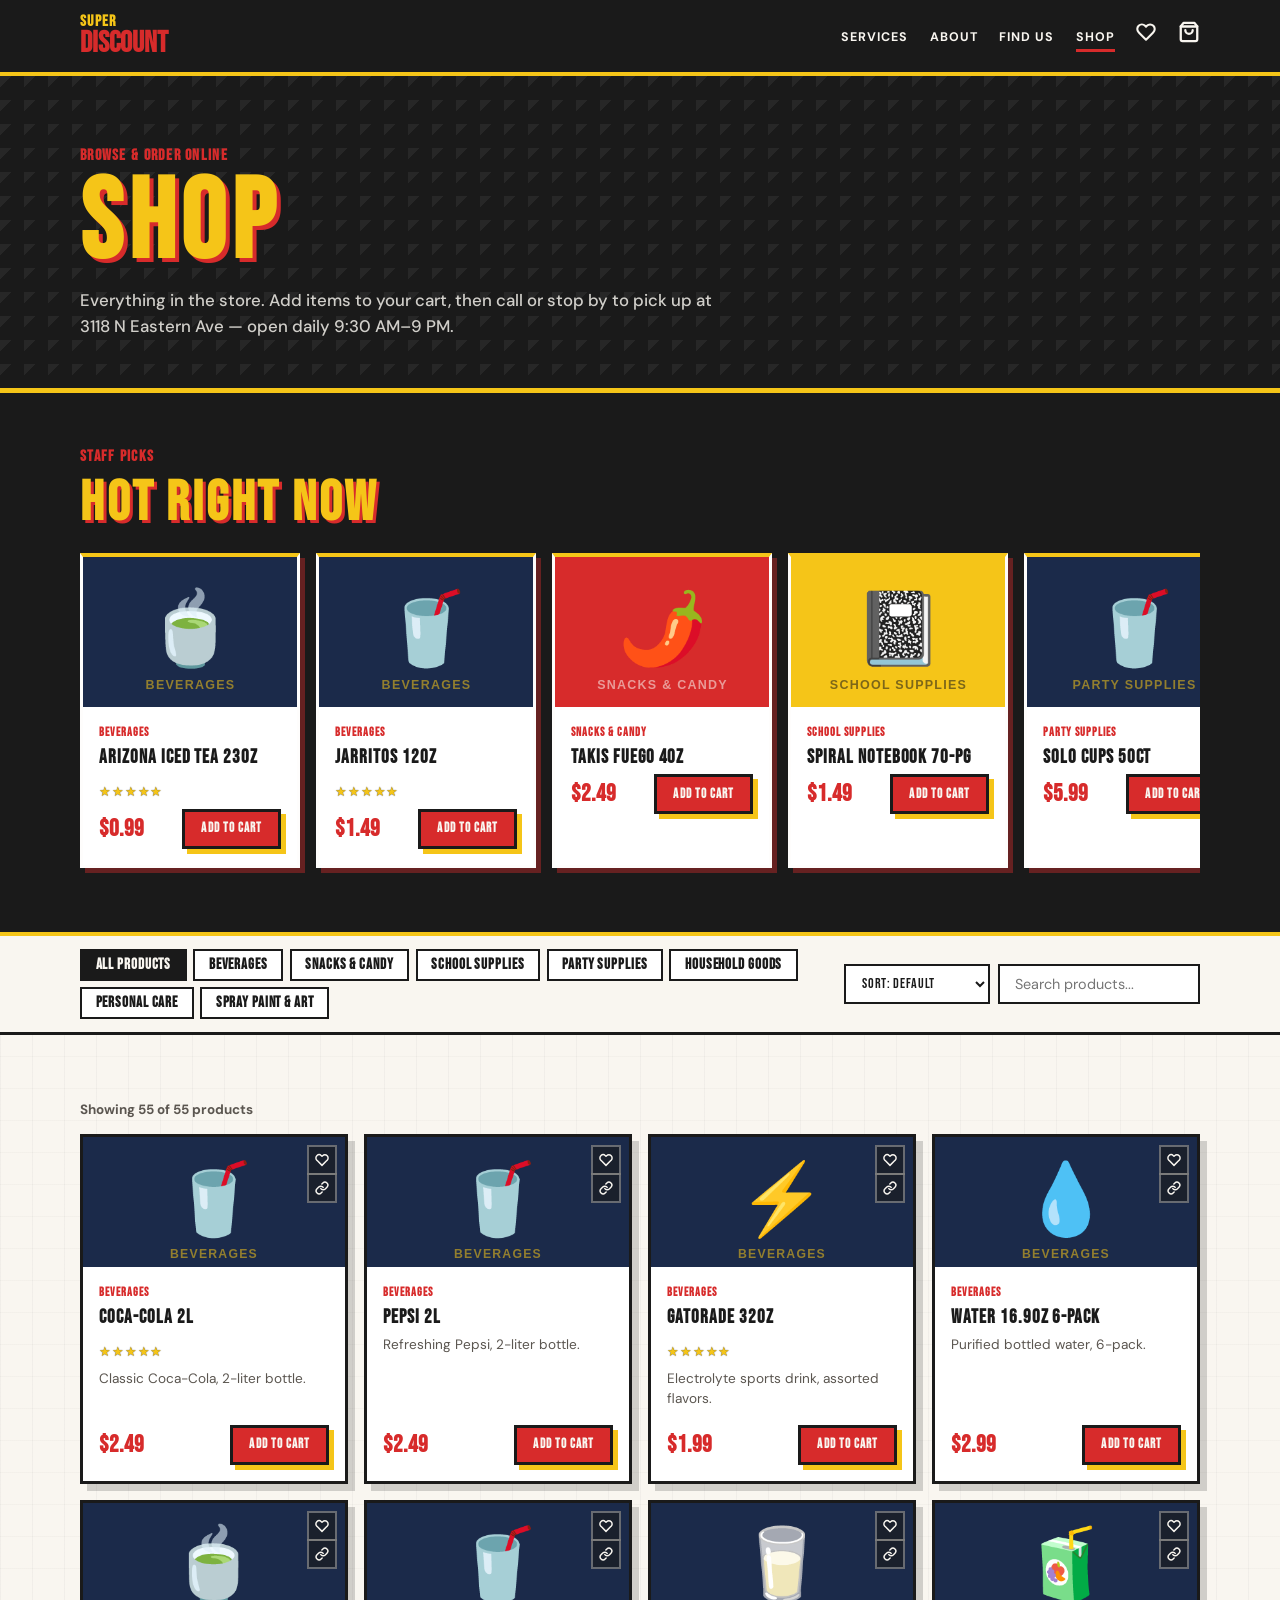
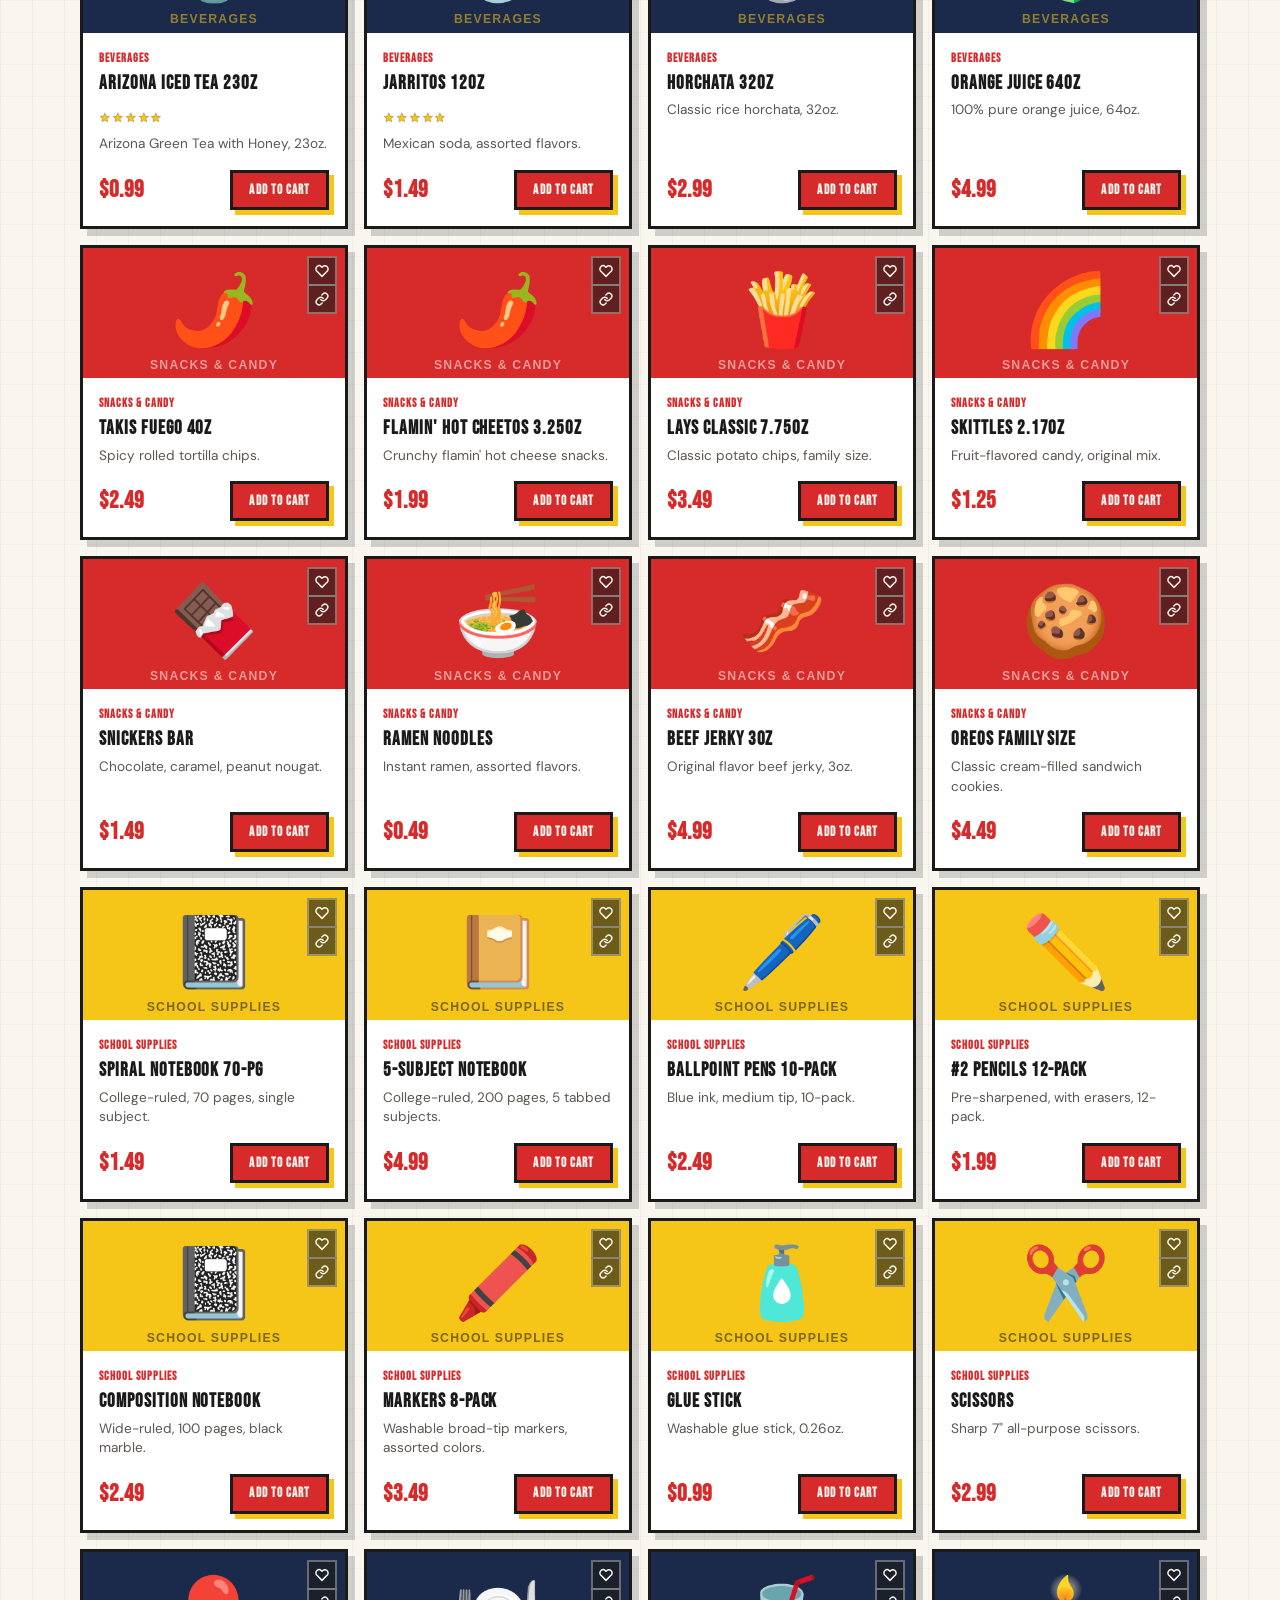
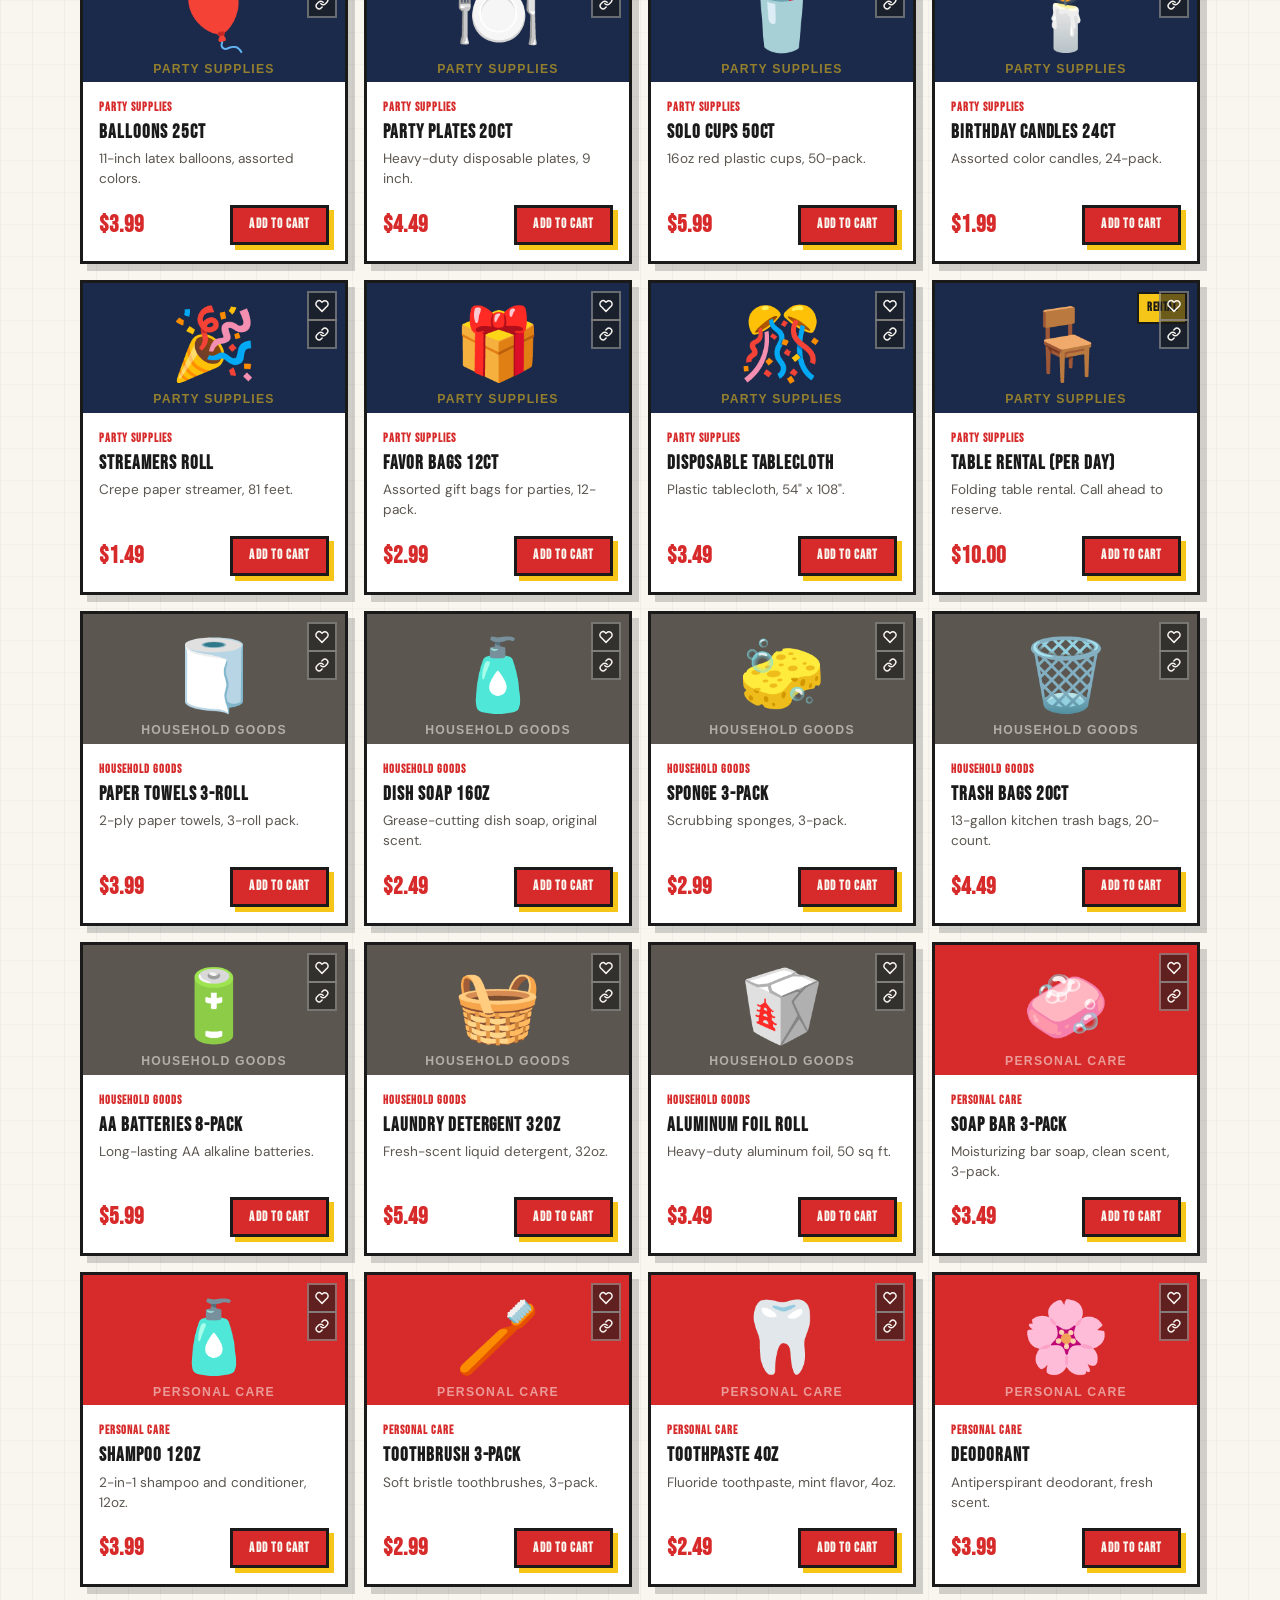
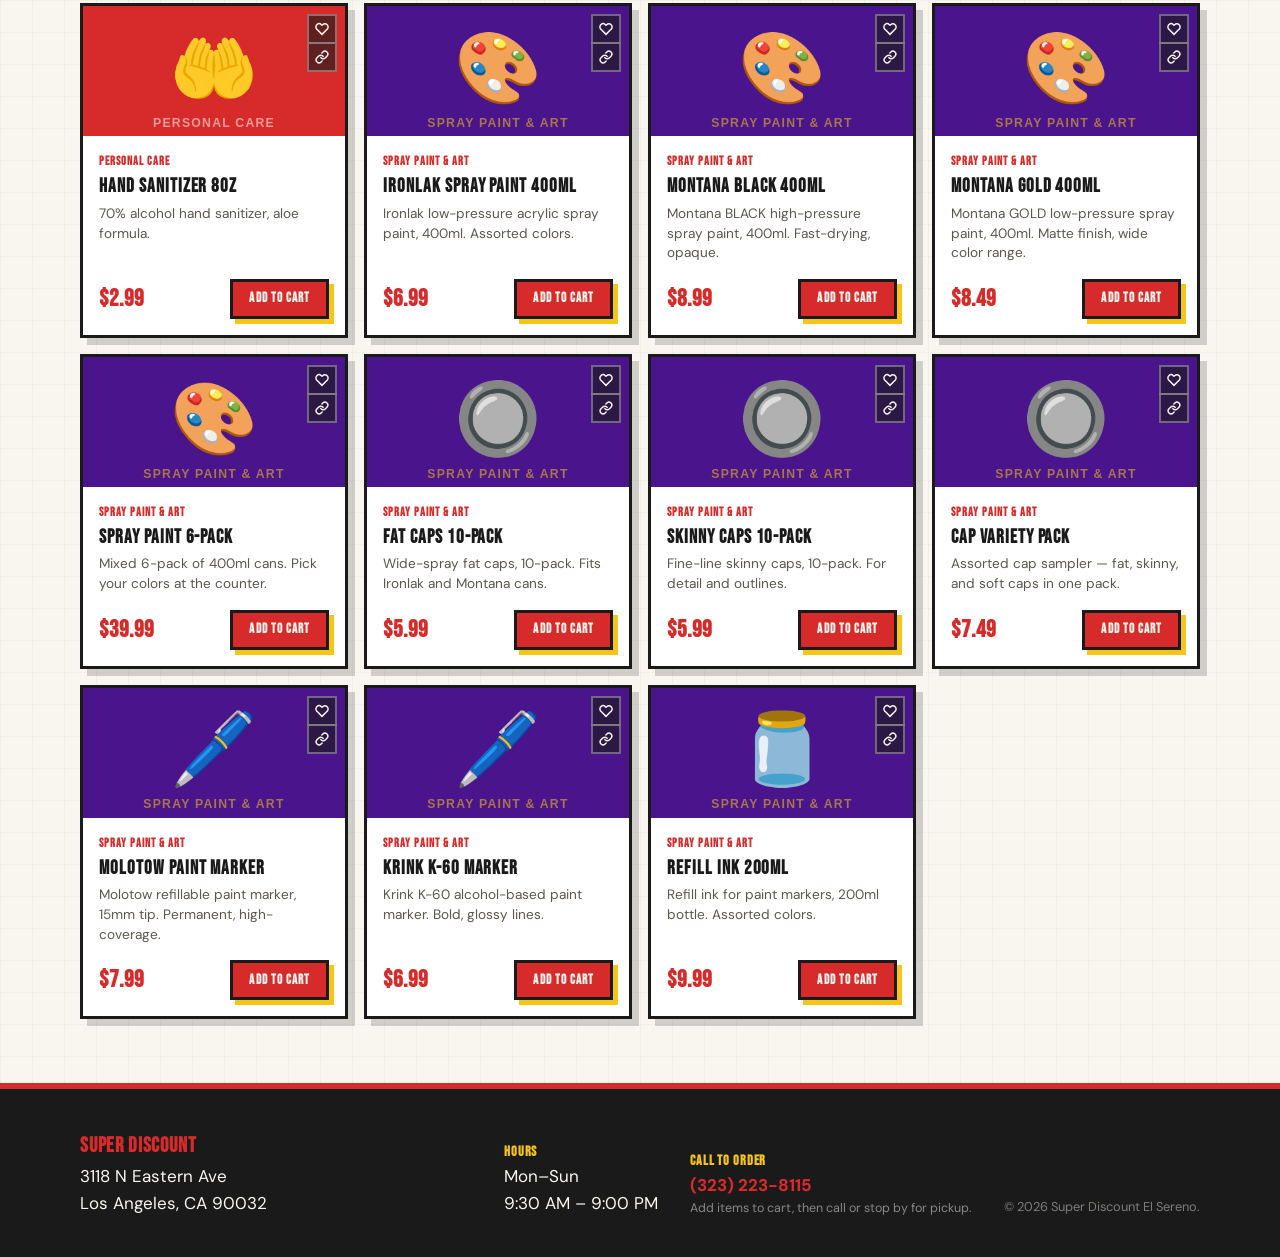
<file: index.html>
<!DOCTYPE html>
<html lang="en">
<head>
    <meta charset="UTF-8">
    <meta name="viewport" content="width=device-width, initial-scale=1.0">
    <meta name="description" content="Browse Super Discount El Sereno's full product catalog — beverages, snacks, school supplies, party supplies, household goods, and more. Pick up in store at 3118 N Eastern Ave.">
    <meta name="theme-color" content="#D72B2B">
    <link rel="apple-touch-icon" sizes="180x180" href="apple-touch-icon.png">
    <meta property="og:title" content="Shop | Super Discount El Sereno">
    <meta property="og:description" content="Browse our full product catalog — beverages, snacks, school supplies, party supplies, and household goods. Open daily 9:30 AM–9 PM.">
    <meta property="og:type" content="website">
    <title>Shop | Super Discount El Sereno</title>
    <link rel="preconnect" href="https://fonts.googleapis.com">
    <link rel="preconnect" href="https://fonts.gstatic.com" crossorigin>
    <link href="https://fonts.googleapis.com/css2?family=Bebas+Neue&family=DM+Sans:wght@400;500;700&display=swap" rel="stylesheet">
    <link rel="stylesheet" href="css/styles.css">
</head>
<body>
    <a class="skip-link" href="#main">Skip to content</a>

    <header class="site-header">
        <nav class="nav" aria-label="Main navigation">
            <a class="logo" href="https://epicsereno.github.io/superdiscount/" aria-label="Super Discount home">
                <span>Super</span>
                <strong>Discount</strong>
            </a>
            <button class="menu-toggle" type="button" aria-expanded="false" aria-controls="nav-links">
                <span></span>
                <span></span>
                <span></span>
                <span class="sr-only">Menu</span>
            </button>
            <ul class="nav-links" id="nav-links">
                <li><a href="https://epicsereno.github.io/superdiscount/#categories">Services</a></li>
                <li><a href="https://epicsereno.github.io/superdiscount/#about">About</a></li>
                <li><a href="https://epicsereno.github.io/superdiscount/#visit">Find Us</a></li>
                <li><a href="index.html" aria-current="page">Shop</a></li>
                <li>
                    <button class="wishlist-nav-btn" id="wishlist-nav-btn" aria-label="Show saved items" aria-pressed="false">
                        <svg width="20" height="20" viewBox="0 0 24 24" fill="none" stroke="currentColor" stroke-width="2.5" stroke-linecap="round" stroke-linejoin="round" aria-hidden="true">
                            <path d="M20.84 4.61a5.5 5.5 0 0 0-7.78 0L12 5.67l-1.06-1.06a5.5 5.5 0 0 0-7.78 7.78l1.06 1.06L12 21.23l7.78-7.78 1.06-1.06a5.5 5.5 0 0 0 0-7.78z"/>
                        </svg>
                        <span class="cart-count" id="wishlist-count" hidden>0</span>
                    </button>
                </li>
                <li>
                    <a href="cart.html" class="cart-link" aria-label="View cart">
                        <svg width="22" height="22" viewBox="0 0 24 24" fill="none" stroke="currentColor" stroke-width="2.5" stroke-linecap="round" stroke-linejoin="round" aria-hidden="true">
                            <path d="M6 2 3 6v14a2 2 0 0 0 2 2h14a2 2 0 0 0 2-2V6l-3-4z"/>
                            <line x1="3" y1="6" x2="21" y2="6"/>
                            <path d="M16 10a4 4 0 0 1-8 0"/>
                        </svg>
                        <span class="cart-count" id="cart-count" hidden>0</span>
                    </a>
                </li>
                <li id="nav-signout" hidden>
                    <button class="nav-signout-btn" onclick="Auth.logout()">Sign Out</button>
                </li>
            </ul>
        </nav>
    </header>

    <main id="main">
        <section class="shop-hero">
            <div class="container">
                <p class="eyebrow">Browse &amp; Order Online</p>
                <h1 class="shop-title">Shop</h1>
                <p class="shop-subtitle">Everything in the store. Add items to your cart, then call or stop by to pick up at 3118 N Eastern Ave — open daily 9:30 AM–9 PM.</p>
            </div>
        </section>

        <section class="featured-section" id="featured-section" hidden></section>

        <section class="shop-filters-section" aria-label="Filter products">
            <div class="container">
                <div class="filter-bar">
                    <div class="filter-pills" id="filter-pills" role="group" aria-label="Filter by category"></div>
                    <div class="filter-controls">
                        <label class="sr-only" for="sort-select">Sort products</label>
                        <select class="sort-select" id="sort-select">
                            <option value="default">Sort: Default</option>
                            <option value="price-asc">Price: Low → High</option>
                            <option value="price-desc">Price: High → Low</option>
                            <option value="name-az">Name: A → Z</option>
                        </select>
                        <label class="sr-only" for="product-search">Search products</label>
                        <input class="search-input" type="search" id="product-search" placeholder="Search products...">
                    </div>
                </div>
            </div>
        </section>

        <section class="shop-grid-section">
            <div class="container">
                <p class="result-count" id="result-count" hidden></p>
                <div class="product-grid" id="product-grid" aria-live="polite" aria-label="Product catalog"></div>
                <p class="no-results" id="no-results" hidden></p>
            </div>
        </section>
    </main>

    <footer class="site-footer">
        <div class="container footer-layout">
            <div>
                <p class="footer-brand">Super Discount</p>
                <p>3118 N Eastern Ave<br>Los Angeles, CA 90032</p>
            </div>
            <div>
                <p class="footer-label">Hours</p>
                <p>Mon–Sun<br>9:30 AM – 9:00 PM</p>
            </div>
            <div>
                <p class="footer-label">Call to Order</p>
                <p><a href="tel:+13232238115">(323) 223-8115</a></p>
                <p class="footer-note">Add items to cart, then call or stop by for pickup.</p>
            </div>
            <p class="footer-copy">&copy; 2026 Super Discount El Sereno.</p>
        </div>
    </footer>

    <script src="js/main.js"></script>
    <script src="js/auth.js"></script>
    <script src="js/cart.js"></script>
    <script src="js/wishlist.js"></script>
    <script src="js/shop.js"></script>
</body>
</html>
</file>
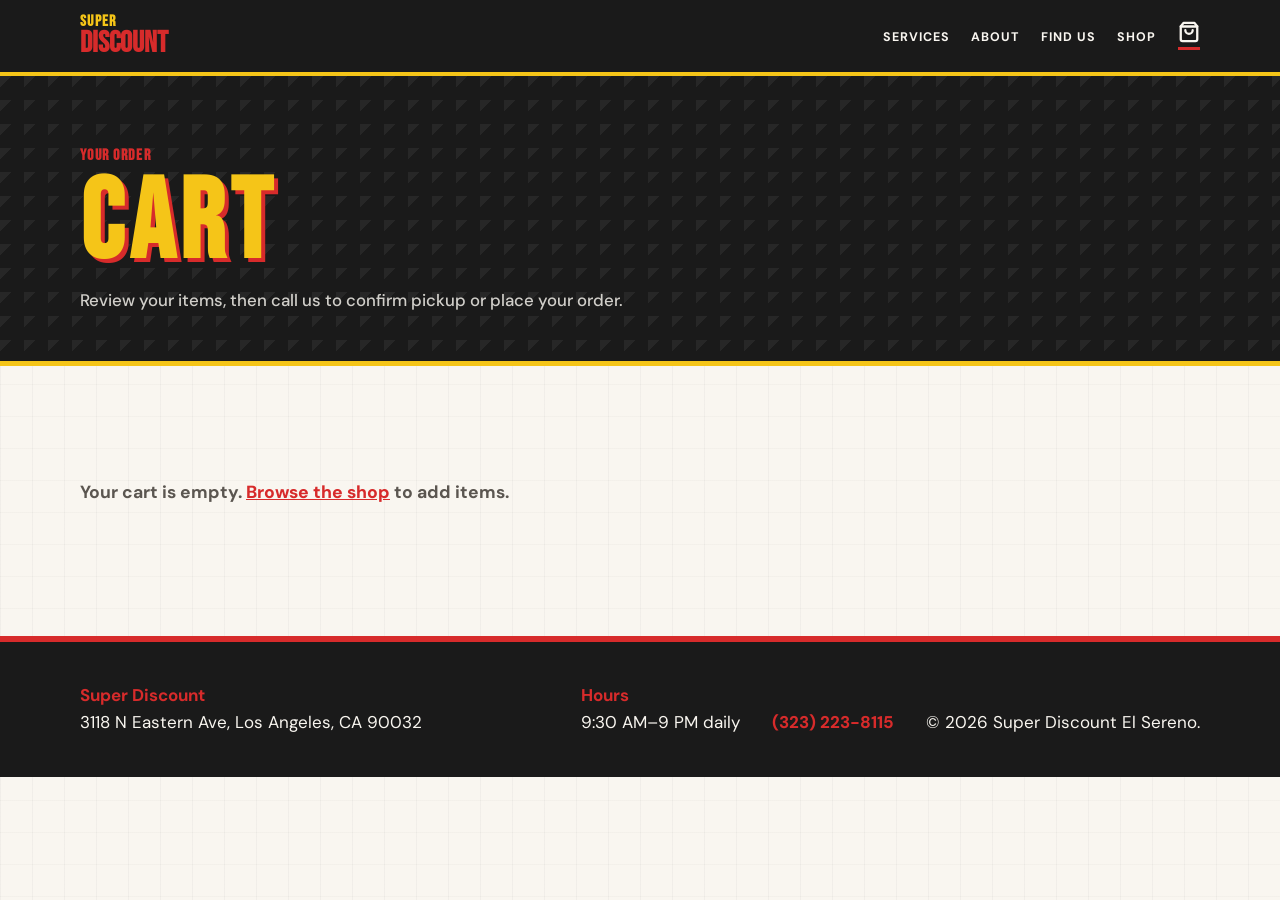
<file: cart.html>
<!DOCTYPE html>
<html lang="en">
<head>
    <meta charset="UTF-8">
    <meta name="viewport" content="width=device-width, initial-scale=1.0">
    <meta name="description" content="Review your order from Super Discount El Sereno. Call (323) 223-8115 to confirm pickup at 3118 N Eastern Ave.">
    <meta name="theme-color" content="#D72B2B">
    <link rel="apple-touch-icon" sizes="180x180" href="apple-touch-icon.png">
    <title>Cart | Super Discount El Sereno</title>
    <link rel="preconnect" href="https://fonts.googleapis.com">
    <link rel="preconnect" href="https://fonts.gstatic.com" crossorigin>
    <link href="https://fonts.googleapis.com/css2?family=Bebas+Neue&family=DM+Sans:wght@400;500;700&display=swap" rel="stylesheet">
    <link rel="stylesheet" href="css/styles.css">
</head>
<body>
    <a class="skip-link" href="#main">Skip to content</a>

    <header class="site-header">
        <nav class="nav" aria-label="Main navigation">
            <a class="logo" href="https://epicsereno.github.io/superdiscount/" aria-label="Super Discount home">
                <span>Super</span>
                <strong>Discount</strong>
            </a>
            <button class="menu-toggle" type="button" aria-expanded="false" aria-controls="nav-links">
                <span></span>
                <span></span>
                <span></span>
                <span class="sr-only">Menu</span>
            </button>
            <ul class="nav-links" id="nav-links">
                <li><a href="https://epicsereno.github.io/superdiscount/#categories">Services</a></li>
                <li><a href="https://epicsereno.github.io/superdiscount/#about">About</a></li>
                <li><a href="https://epicsereno.github.io/superdiscount/#visit">Find Us</a></li>
                <li><a href="index.html">Shop</a></li>
                <li>
                    <a href="cart.html" class="cart-link" aria-label="View cart" aria-current="page">
                        <svg width="22" height="22" viewBox="0 0 24 24" fill="none" stroke="currentColor" stroke-width="2.5" stroke-linecap="round" stroke-linejoin="round" aria-hidden="true">
                            <path d="M6 2 3 6v14a2 2 0 0 0 2 2h14a2 2 0 0 0 2-2V6l-3-4z"/>
                            <line x1="3" y1="6" x2="21" y2="6"/>
                            <path d="M16 10a4 4 0 0 1-8 0"/>
                        </svg>
                        <span class="cart-count" id="cart-count" hidden>0</span>
                    </a>
                </li>
                <li id="nav-signout" hidden>
                    <button class="nav-signout-btn" onclick="Auth.logout()">Sign Out</button>
                </li>
            </ul>
        </nav>
    </header>

    <main id="main">
        <section class="shop-hero">
            <div class="container">
                <p class="eyebrow">Your Order</p>
                <h1 class="shop-title">Cart</h1>
                <p class="shop-subtitle">Review your items, then call us to confirm pickup or place your order.</p>
            </div>
        </section>

        <section class="cart-section">
            <div class="container cart-layout">
                <div>
                    <div id="cart-items" aria-live="polite"></div>
                    <p class="cart-empty" id="cart-empty" hidden>
                        Your cart is empty. <a href="index.html">Browse the shop</a> to add items.
                    </p>
                </div>

                <aside class="cart-summary" id="cart-summary" hidden aria-label="Order summary">
                    <h2>Order Summary</h2>
                    <div class="summary-row">
                        <span id="cart-count-items">0 items</span>
                        <strong id="cart-subtotal">$0.00</strong>
                    </div>
                    <p class="summary-note">Prices are approximate. Final total confirmed at pickup or by phone. EBT accepted in store.</p>
                    <a href="tel:+13232238115" class="btn btn-primary">Call to Order: (323) 223-8115</a>
                    <a href="index.html" class="btn btn-secondary">Continue Shopping</a>
                    <button class="btn btn-ghost" id="clear-cart">Clear Cart</button>
                </aside>
            </div>
        </section>
    </main>

    <footer class="site-footer">
        <div class="container footer-layout">
            <p><strong>Super Discount</strong><br>3118 N Eastern Ave, Los Angeles, CA 90032</p>
            <p><strong>Hours</strong><br>9:30 AM–9 PM daily</p>
            <p><a href="tel:+13232238115">(323) 223-8115</a></p>
            <p>&copy; 2026 Super Discount El Sereno.</p>
        </div>
    </footer>

    <script src="js/main.js"></script>
    <script src="js/auth.js"></script>
    <script src="js/cart.js"></script>
    <script src="js/cart-page.js"></script>
</body>
</html>
</file>
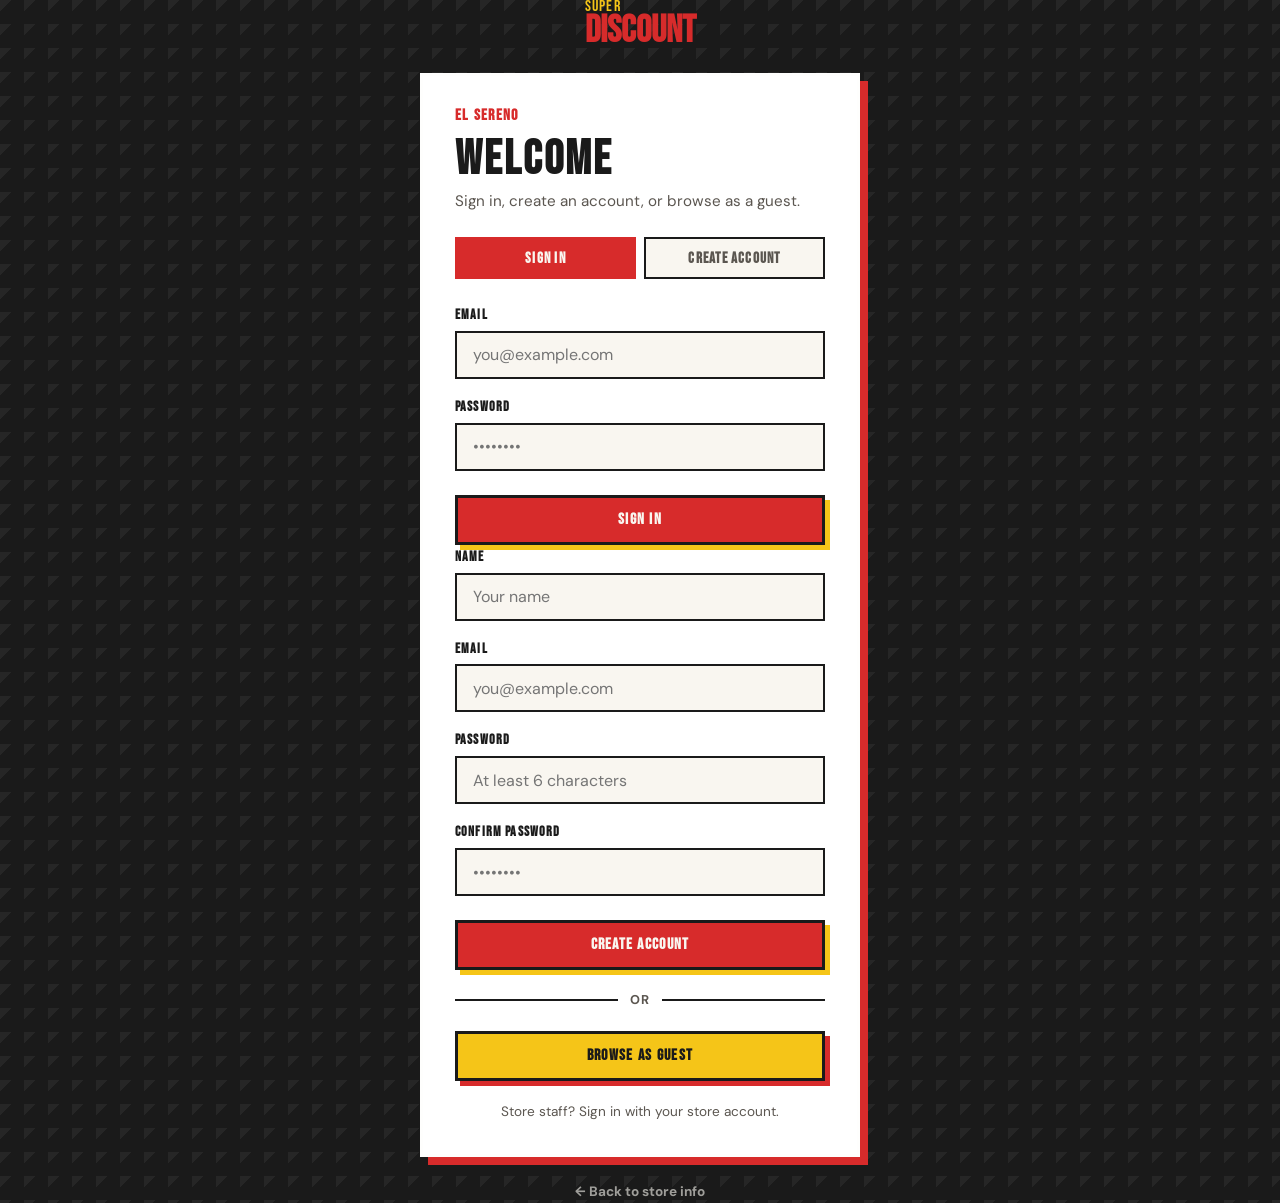
<file: login.html>
<!DOCTYPE html>
<html lang="en">
<head>
    <meta charset="UTF-8">
    <meta name="viewport" content="width=device-width, initial-scale=1.0">
    <meta name="robots" content="noindex">
    <meta name="theme-color" content="#D72B2B">
    <title>Sign In | Super Discount El Sereno</title>
    <link rel="preconnect" href="https://fonts.googleapis.com">
    <link rel="preconnect" href="https://fonts.gstatic.com" crossorigin>
    <link href="https://fonts.googleapis.com/css2?family=Bebas+Neue&family=DM+Sans:wght@400;500;700&display=swap" rel="stylesheet">
    <link rel="stylesheet" href="css/styles.css">
</head>
<body class="login-page">

    <div class="login-wrap">
        <a class="login-logo" href="https://epicsereno.github.io/superdiscount/" aria-label="Super Discount home">
            <span>Super</span>
            <strong>Discount</strong>
        </a>

        <div class="login-card">
            <p class="eyebrow">El Sereno</p>
            <h1 class="login-heading">Welcome</h1>
            <p class="login-sub">Sign in, create an account, or browse as a guest.</p>

            <div class="login-tabs" role="tablist" aria-label="Sign in or create account">
                <button class="login-tab is-active" data-panel="signin" role="tab" aria-selected="true" type="button">Sign In</button>
                <button class="login-tab" data-panel="register" role="tab" aria-selected="false" type="button">Create Account</button>
            </div>

            <!-- Sign in -->
            <form class="login-form" id="signin-form" role="tabpanel" novalidate>
                <div class="field-group">
                    <label class="field-label" for="signin-email">Email</label>
                    <input class="field-input" type="email" id="signin-email" name="email"
                           autocomplete="email" placeholder="you@example.com" required>
                </div>
                <div class="field-group">
                    <label class="field-label" for="signin-password">Password</label>
                    <input class="field-input" type="password" id="signin-password" name="password"
                           autocomplete="current-password" placeholder="••••••••" required>
                </div>

                <p class="login-error" id="signin-error" hidden>Incorrect email or password. Try again.</p>

                <button class="btn btn-primary login-submit" type="submit">Sign In</button>
            </form>

            <!-- Create account -->
            <form class="login-form" id="register-form" role="tabpanel" novalidate hidden>
                <div class="field-group">
                    <label class="field-label" for="register-name">Name</label>
                    <input class="field-input" type="text" id="register-name" name="name"
                           autocomplete="name" placeholder="Your name" required>
                </div>
                <div class="field-group">
                    <label class="field-label" for="register-email">Email</label>
                    <input class="field-input" type="email" id="register-email" name="email"
                           autocomplete="email" placeholder="you@example.com" required>
                </div>
                <div class="field-group">
                    <label class="field-label" for="register-password">Password</label>
                    <input class="field-input" type="password" id="register-password" name="password"
                           autocomplete="new-password" placeholder="At least 6 characters" required>
                </div>
                <div class="field-group">
                    <label class="field-label" for="register-confirm">Confirm Password</label>
                    <input class="field-input" type="password" id="register-confirm" name="confirm"
                           autocomplete="new-password" placeholder="••••••••" required>
                </div>

                <p class="login-error" id="register-error" hidden></p>

                <button class="btn btn-primary login-submit" type="submit">Create Account</button>
            </form>

            <div class="login-divider"><span>or</span></div>
            <button class="btn btn-secondary login-guest" id="guest-btn" type="button">Browse as Guest</button>

            <p class="login-help">Store staff? Sign in with your store account.</p>
        </div>

        <a class="login-back" href="https://epicsereno.github.io/superdiscount/">← Back to store info</a>
    </div>

    <script src="js/auth.js"></script>
    <script src="js/login.js"></script>
</body>
</html>
</file>
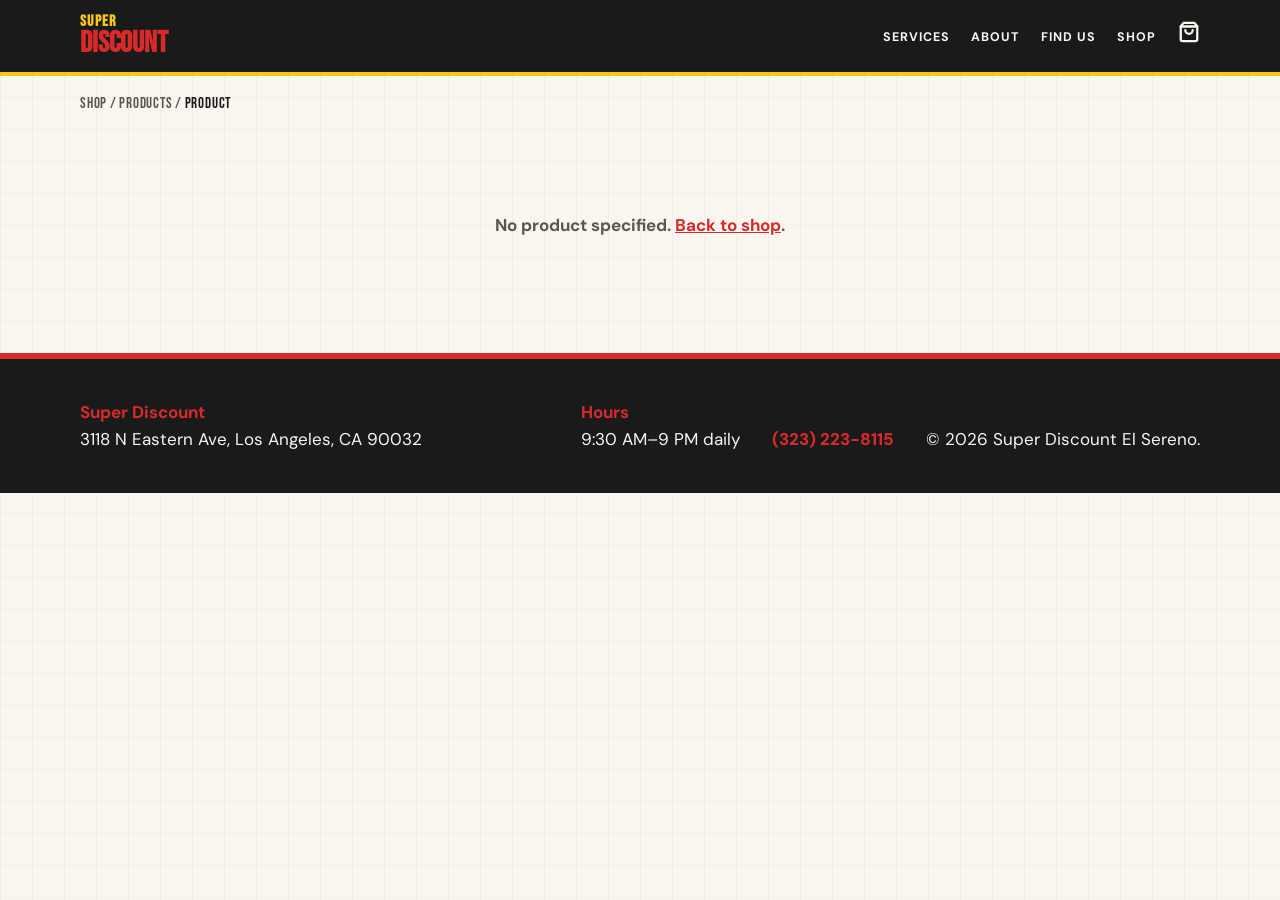
<file: product.html>
<!DOCTYPE html>
<html lang="en">
<head>
    <meta charset="UTF-8">
    <meta name="viewport" content="width=device-width, initial-scale=1.0">
    <meta name="description" content="Product details at Super Discount El Sereno — add to cart and pick up in store at 3118 N Eastern Ave, Los Angeles.">
    <meta name="theme-color" content="#D72B2B">
    <link rel="apple-touch-icon" sizes="180x180" href="apple-touch-icon.png">
    <meta property="og:title" content="Product | Super Discount El Sereno">
    <meta property="og:description" content="Product details at Super Discount El Sereno — add to cart and pick up in store at 3118 N Eastern Ave, Los Angeles.">
    <meta property="og:image" content="https://epicsereno.github.io/superdiscount-shop/public/images/og-image.png">
    <meta property="og:type" content="product">
    <title>Product | Super Discount El Sereno</title>
    <link rel="preconnect" href="https://fonts.googleapis.com">
    <link rel="preconnect" href="https://fonts.gstatic.com" crossorigin>
    <link href="https://fonts.googleapis.com/css2?family=Bebas+Neue&family=DM+Sans:wght@400;500;700&display=swap" rel="stylesheet">
    <link rel="stylesheet" href="css/styles.css">
</head>
<body>
    <a class="skip-link" href="#main">Skip to content</a>

    <header class="site-header">
        <nav class="nav" aria-label="Main navigation">
            <a class="logo" href="https://epicsereno.github.io/superdiscount/" aria-label="Super Discount home">
                <span>Super</span>
                <strong>Discount</strong>
            </a>
            <button class="menu-toggle" type="button" aria-expanded="false" aria-controls="nav-links">
                <span></span>
                <span></span>
                <span></span>
                <span class="sr-only">Menu</span>
            </button>
            <ul class="nav-links" id="nav-links">
                <li><a href="https://epicsereno.github.io/superdiscount/#categories">Services</a></li>
                <li><a href="https://epicsereno.github.io/superdiscount/#about">About</a></li>
                <li><a href="https://epicsereno.github.io/superdiscount/#visit">Find Us</a></li>
                <li><a href="index.html">Shop</a></li>
                <li>
                    <a href="cart.html" class="cart-link" aria-label="View cart">
                        <svg width="22" height="22" viewBox="0 0 24 24" fill="none" stroke="currentColor" stroke-width="2.5" stroke-linecap="round" stroke-linejoin="round" aria-hidden="true">
                            <path d="M6 2 3 6v14a2 2 0 0 0 2 2h14a2 2 0 0 0 2-2V6l-3-4z"/>
                            <line x1="3" y1="6" x2="21" y2="6"/>
                            <path d="M16 10a4 4 0 0 1-8 0"/>
                        </svg>
                        <span class="cart-count" id="cart-count" hidden>0</span>
                    </a>
                </li>
                <li id="nav-signout" hidden>
                    <button class="nav-signout-btn" onclick="Auth.logout()">Sign Out</button>
                </li>
            </ul>
        </nav>
    </header>

    <main id="main">
        <nav class="pdp-breadcrumb" aria-label="Breadcrumb">
            <div class="container">
                <a href="index.html">Shop</a>
                <span aria-hidden="true">/</span>
                <a id="crumb-category" href="index.html">Products</a>
                <span aria-hidden="true">/</span>
                <span id="crumb-name" aria-current="page">Product</span>
            </div>
        </nav>

        <section class="pdp-section">
            <div class="container" id="pdp-root" aria-live="polite">
                <p class="pdp-loading">Loading product…</p>
            </div>
        </section>

        <section class="reviews-section" id="reviews-section" hidden>
            <div class="container" id="reviews-root"></div>
        </section>

        <section class="related-section" id="related-section" hidden>
            <div class="container">
                <h2 class="related-heading">You might also like</h2>
                <div class="product-grid" id="related-grid"></div>
            </div>
        </section>
    </main>

    <footer class="site-footer">
        <div class="container footer-layout">
            <p><strong>Super Discount</strong><br>3118 N Eastern Ave, Los Angeles, CA 90032</p>
            <p><strong>Hours</strong><br>9:30 AM–9 PM daily</p>
            <p><a href="tel:+13232238115">(323) 223-8115</a></p>
            <p>&copy; 2026 Super Discount El Sereno.</p>
        </div>
    </footer>

    <script src="js/main.js"></script>
    <script src="js/auth.js"></script>
    <script src="js/cart.js"></script>
    <script src="js/product.js"></script>
</body>
</html>
</file>
<file: css/styles.css>
:root {
    --color-primary: #D72B2B;
    --color-secondary: #F5C518;
    --color-background: #F9F6F0;
    --color-text: #1A1A1A;
    --color-accent: #1B2A4A;
    --color-muted: #5B5650;
    --color-surface: #FFFFFF;
    --color-line: #1A1A1A;
    --shadow-sign: 7px 7px 0 rgba(26, 26, 26, 0.18);
    --shadow-lift: 0 8px 24px rgba(26, 26, 26, 0.12);
}

* {
    box-sizing: border-box;
}

html {
    scroll-behavior: smooth;
}

body {
    margin: 0;
    color: var(--color-text);
    font-family: "DM Sans", Arial, sans-serif;
    font-size: 17px;
    line-height: 1.6;
    background:
        linear-gradient(90deg, rgba(26, 26, 26, 0.035) 1px, transparent 1px) 0 0 / 32px 32px,
        linear-gradient(rgba(26, 26, 26, 0.025) 1px, transparent 1px) 0 0 / 32px 32px,
        var(--color-background);
}

body.menu-open {
    overflow: hidden;
}

img,
svg {
    display: block;
}

img {
    max-width: 100%;
}

a {
    color: inherit;
}

.skip-link,
.sr-only {
    position: absolute;
    width: 1px;
    height: 1px;
    padding: 0;
    overflow: hidden;
    clip: rect(0, 0, 0, 0);
    white-space: nowrap;
    border: 0;
}

.skip-link:focus {
    top: 1rem;
    left: 1rem;
    z-index: 2000;
    width: auto;
    height: auto;
    padding: 0.75rem 1rem;
    clip: auto;
    color: var(--color-background);
    background: var(--color-primary);
}

.site-header {
    position: sticky;
    top: 0;
    z-index: 1000;
    color: var(--color-background);
    background: var(--color-text);
    border-bottom: 4px solid var(--color-secondary);
    transition: box-shadow 180ms ease;
}

.site-header.is-scrolled {
    box-shadow: 0 8px 22px rgba(26, 26, 26, 0.2);
}

.nav,
.container {
    width: min(1120px, calc(100% - 32px));
    margin: 0 auto;
}

.nav {
    display: flex;
    align-items: center;
    justify-content: space-between;
    min-height: 72px;
}

.logo {
    display: inline-flex;
    flex-direction: column;
    color: var(--color-background);
    font-family: "Bebas Neue", Impact, sans-serif;
    line-height: 0.9;
    text-decoration: none;
    text-transform: uppercase;
}

.logo span {
    color: var(--color-secondary);
    font-size: 1rem;
    font-weight: 700;
    letter-spacing: 0.08em;
}

.logo strong {
    color: var(--color-primary);
    font-size: 1.85rem;
    font-weight: 800;
}

.nav-links {
    display: flex;
    align-items: center;
    gap: 1.35rem;
    margin: 0;
    padding: 0;
    list-style: none;
}

.nav-links a {
    position: relative;
    color: var(--color-background);
    font-size: 0.78rem;
    font-weight: 700;
    letter-spacing: 0.08em;
    text-decoration: none;
    text-transform: uppercase;
}

.nav-links a::after {
    position: absolute;
    right: 0;
    bottom: -0.42rem;
    left: 0;
    height: 3px;
    content: "";
    background: var(--color-primary);
    transform: scaleX(0);
    transform-origin: left;
    transition: transform 180ms ease;
}

.nav-links a:hover::after,
.nav-links a:focus-visible::after {
    transform: scaleX(1);
}

.nav-links a[aria-current="page"]::after {
    transform: scaleX(1);
}

.menu-toggle {
    display: none;
    width: 44px;
    height: 44px;
    padding: 0;
    color: var(--color-background);
    background: transparent;
    border: 2px solid rgba(250, 247, 242, 0.45);
    border-radius: 0;
    cursor: pointer;
}

.menu-toggle span:not(.sr-only) {
    display: block;
    width: 20px;
    height: 2px;
    margin: 4px auto;
    background: currentColor;
}

/* ── Hero ──────────────────────────────────────────────────────── */

.hero {
    position: relative;
    display: grid;
    min-height: calc(92svh - 72px);
    padding: clamp(4.75rem, 10vw, 8rem) 1rem 2rem;
    overflow: hidden;
    color: var(--color-background);
    place-items: end center;
}

.hero::after {
    position: absolute;
    inset: 0;
    z-index: 0;
    pointer-events: none;
    content: "";
    opacity: 0.08;
    background-image: url("data:image/svg+xml,%3Csvg xmlns='http://www.w3.org/2000/svg' width='160' height='160' viewBox='0 0 160 160'%3E%3Cfilter id='n'%3E%3CfeTurbulence type='fractalNoise' baseFrequency='.9' numOctaves='4' stitchTiles='stitch'/%3E%3C/filter%3E%3Crect width='160' height='160' filter='url(%23n)' opacity='.55'/%3E%3C/svg%3E");
    mix-blend-mode: screen;
}

.hero-media {
    position: absolute;
    inset: 0;
    background:
        linear-gradient(0deg, rgba(0, 0, 0, 0.45), rgba(0, 0, 0, 0.16) 44%, rgba(0, 0, 0, 0.04)),
        linear-gradient(90deg, rgba(26, 26, 26, 0.68), rgba(26, 26, 26, 0.22) 52%, rgba(26, 26, 26, 0.54)),
        url("../public/images/storefront.webp") center/cover,
        url("../public/images/storefront.png") center/cover;
    background-color: var(--color-primary);
}

.hero-content {
    position: relative;
    z-index: 1;
    width: min(1060px, 100%);
}

.eyebrow {
    margin: 0 0 0.75rem;
    color: var(--color-primary);
    font-family: "Bebas Neue", Impact, sans-serif;
    font-size: 1rem;
    font-weight: 800;
    letter-spacing: 0.08em;
    line-height: 1;
    text-transform: uppercase;
}

.hero .eyebrow {
    display: inline-block;
    padding-left: 0.8rem;
    color: var(--color-background);
    border-left: 5px solid var(--color-primary);
    text-shadow: 0 2px 10px rgba(0, 0, 0, 0.75);
}

h1,
h2,
h3,
p {
    margin-top: 0;
}

h1,
h2,
h3 {
    font-family: "Bebas Neue", Impact, sans-serif;
    letter-spacing: 0.05em;
    font-weight: 800;
    text-transform: uppercase;
}

h1 {
    max-width: 900px;
    margin-bottom: 0.85rem;
    color: var(--color-secondary);
    font-size: clamp(4.2rem, 12vw, 9rem);
    line-height: 0.86;
    text-shadow: 5px 5px 0 var(--color-text);
}

h2 {
    margin-bottom: 1rem;
    font-size: clamp(2.25rem, 5vw, 4.2rem);
    line-height: 0.95;
}

h3 {
    margin-bottom: 0.65rem;
    font-size: 1.7rem;
    line-height: 1;
}

.hero-copy {
    width: min(760px, 100%);
    margin-bottom: 1.2rem;
    font-size: clamp(1.05rem, 2vw, 1.3rem);
    font-weight: 700;
    text-shadow: 0 2px 14px rgba(0, 0, 0, 0.9);
}

.hero-actions,
.inline-actions {
    display: flex;
    flex-wrap: wrap;
    gap: 0.8rem;
}

.btn {
    display: inline-flex;
    align-items: center;
    justify-content: center;
    min-height: 50px;
    padding: 14px 28px;
    color: var(--color-text);
    font-family: "Bebas Neue", Impact, sans-serif;
    font-size: 1rem;
    font-weight: 800;
    letter-spacing: 0.08em;
    line-height: 1;
    text-decoration: none;
    text-transform: uppercase;
    border: 3px solid var(--color-line);
    border-radius: 0;
    cursor: pointer;
    transition: background-color 180ms ease, color 180ms ease, transform 180ms ease;
}

.btn:hover,
.btn:focus-visible {
    transform: translateY(-2px);
}

.btn-primary {
    color: var(--color-background);
    background: var(--color-primary);
    box-shadow: 5px 5px 0 var(--color-secondary);
}

.btn-primary:hover,
.btn-primary:focus-visible {
    color: var(--color-text);
    background: var(--color-secondary);
}

.btn-secondary {
    color: var(--color-text);
    background: var(--color-secondary);
    box-shadow: 5px 5px 0 var(--color-primary);
}

.btn-secondary:hover,
.btn-secondary:focus-visible {
    color: var(--color-background);
    background: var(--color-primary);
}

.hero-store-actions {
    width: min(960px, 100%);
}

.sign-wall {
    display: flex;
    flex-wrap: wrap;
    gap: 0.45rem;
    margin: 1.6rem 0 0;
    padding: 0;
    list-style: none;
}

.sign-wall li {
    padding: 0.42rem 0.7rem;
    color: var(--color-text);
    font-family: "Bebas Neue", Impact, sans-serif;
    font-size: 0.98rem;
    font-weight: 800;
    line-height: 1;
    text-transform: uppercase;
    background: var(--color-secondary);
    border: 2px solid var(--color-line);
    box-shadow: 3px 3px 0 rgba(0, 0, 0, 0.45);
}

.sign-wall li:nth-child(3n) {
    color: var(--color-background);
    background: var(--color-primary);
}

.sign-wall li:nth-child(3n + 1) {
    color: var(--color-background);
    background: var(--color-accent);
}

.store-strip {
    display: grid;
    grid-template-columns: repeat(3, 1fr);
    gap: 1px;
    width: min(900px, 100%);
    margin: 1.8rem 0 0;
    overflow: hidden;
    background: rgba(250, 247, 242, 0.32);
    border: 3px solid rgba(250, 247, 242, 0.75);
}

.store-strip div {
    padding: 1rem;
    background: rgba(26, 26, 26, 0.76);
}

.store-strip dt {
    color: var(--color-secondary);
    font-family: "Bebas Neue", Impact, sans-serif;
    font-size: 1rem;
    font-weight: 800;
    letter-spacing: 0.04em;
    line-height: 1;
    text-transform: uppercase;
}

.store-strip dd {
    margin: 0.22rem 0 0;
    font-weight: 700;
}

/* ── Sections ──────────────────────────────────────────────────── */

.section {
    padding: clamp(4rem, 8vw, 6.5rem) 0;
    scroll-margin-top: 90px;
}

.section-heading {
    width: min(790px, 100%);
    margin: 0 auto 2.3rem;
    text-align: center;
}

/* ── Services ──────────────────────────────────────────────────── */

.service-grid {
    display: grid;
    grid-template-columns: repeat(4, 1fr);
    gap: 0.9rem;
}

.service-card {
    position: relative;
    min-height: 268px;
    padding: 1.35rem;
    overflow: hidden;
    background: var(--color-surface);
    border: 3px solid var(--color-line);
    border-left: 6px solid var(--color-secondary);
    box-shadow: var(--shadow-sign);
    transition: box-shadow 180ms ease, transform 180ms ease;
}

.service-card:nth-child(even) {
    background: #FFF4BF;
}

.service-card:hover,
.service-card:focus-within {
    box-shadow: var(--shadow-lift);
    transform: translateY(-2px);
}

.service-card::after {
    position: absolute;
    right: -0.18rem;
    bottom: -0.6rem;
    color: rgba(215, 43, 43, 0.08);
    font-family: "Bebas Neue", Impact, sans-serif;
    font-size: 9rem;
    line-height: 0.8;
    content: attr(data-number);
}

.card-number {
    position: relative;
    z-index: 1;
    display: block;
    margin-bottom: 1.15rem;
    color: var(--color-primary);
    font-family: "Bebas Neue", Impact, sans-serif;
    font-size: 3.4rem;
    line-height: 0.85;
}

.service-card h3,
.service-card p {
    position: relative;
    z-index: 1;
}

.service-card p {
    margin-bottom: 0;
    color: var(--color-muted);
}

/* ── About ─────────────────────────────────────────────────────── */

.about-section {
    color: var(--color-background);
    background:
        linear-gradient(135deg, rgba(255, 255, 255, 0.08) 25%, transparent 25%) 0 0 / 24px 24px,
        var(--color-primary);
}

.about-layout,
.location-layout,
.footer-layout {
    display: grid;
    align-items: center;
    gap: 2rem;
}

.about-layout {
    grid-template-columns: minmax(0, 850px);
    justify-content: center;
}

.lead {
    color: rgba(249, 246, 240, 0.86);
    font-size: 1.13rem;
}

.pull-quote {
    margin-bottom: 1rem;
    color: var(--color-secondary);
    font-family: "Bebas Neue", Impact, sans-serif;
    font-size: clamp(3rem, 7vw, 5.7rem);
    letter-spacing: 0.05em;
    line-height: 0.88;
    text-transform: uppercase;
    text-shadow: 4px 4px 0 rgba(26, 26, 26, 0.25);
}

.check-list {
    display: grid;
    gap: 12px;
    margin: 1.55rem 0 0;
    padding: 0;
    list-style: none;
}

.check-list li {
    padding: 0.8rem 0.95rem;
    font-weight: 700;
    background: rgba(26, 26, 26, 0.2);
    border-left: 3px solid var(--color-secondary);
}

/* ── Location ──────────────────────────────────────────────────── */

.location-section {
    color: var(--color-background);
    background: var(--color-text);
}

.location-section .eyebrow,
.location-section h2 {
    color: var(--color-secondary);
}

.location-layout {
    grid-template-columns: 0.75fr 1.25fr;
}

address {
    margin-bottom: 1rem;
    font-style: normal;
    font-weight: 700;
}

.location-note {
    color: rgba(249, 246, 240, 0.82);
}

.map-panel {
    min-height: 430px;
    overflow: hidden;
    background: var(--color-primary);
    border: 4px solid var(--color-secondary);
    box-shadow: 7px 7px 0 rgba(245, 197, 24, 0.22);
}

.map-panel iframe {
    display: block;
    width: 100%;
    height: 430px;
    border: 0;
}

/* ── Footer ────────────────────────────────────────────────────── */

.site-footer {
    padding: 2.5rem 0;
    color: var(--color-background);
    background: var(--color-text);
    border-top: 6px solid var(--color-primary);
}

.footer-layout {
    grid-template-columns: 1fr auto auto auto;
    align-items: end;
}

.footer-layout p {
    margin: 0;
}

.footer-layout strong {
    color: var(--color-primary);
}

.footer-layout a {
    color: var(--color-primary);
    font-weight: 800;
    text-decoration: none;
}

/* ── Login page ─────────────────────────────────────────────────  */

.login-page {
    display: flex;
    min-height: 100svh;
    align-items: center;
    justify-content: center;
    background:
        linear-gradient(135deg, rgba(255,255,255,0.05) 25%, transparent 25%) 0 0 / 24px 24px,
        var(--color-text);
}

.login-wrap {
    display: flex;
    flex-direction: column;
    align-items: center;
    width: min(440px, calc(100% - 2rem));
    gap: 1.5rem;
}

.login-logo {
    display: inline-flex;
    flex-direction: column;
    color: var(--color-background);
    font-family: "Bebas Neue", Impact, sans-serif;
    line-height: 0.9;
    text-decoration: none;
    text-transform: uppercase;
}

.login-logo span {
    color: var(--color-secondary);
    font-size: 1rem;
    letter-spacing: 0.08em;
}

.login-logo strong {
    color: var(--color-primary);
    font-size: 2.4rem;
}

.login-card {
    width: 100%;
    padding: 2rem;
    background: var(--color-surface);
    border: 3px solid rgba(249, 246, 240, 0.15);
    box-shadow: 8px 8px 0 var(--color-primary);
}

.login-heading {
    margin-bottom: 0.3rem;
    color: var(--color-text);
    font-size: 3rem;
    line-height: 1;
    text-shadow: none;
}

.login-sub {
    margin-bottom: 1.5rem;
    color: var(--color-muted);
    font-size: 0.95rem;
}

.login-form {
    display: flex;
    flex-direction: column;
    gap: 1rem;
}

.field-group {
    display: flex;
    flex-direction: column;
    gap: 0.3rem;
}

.field-label {
    color: var(--color-text);
    font-family: "Bebas Neue", Impact, sans-serif;
    font-size: 0.9rem;
    font-weight: 800;
    letter-spacing: 0.08em;
    text-transform: uppercase;
}

.field-input {
    height: 48px;
    padding: 0 1rem;
    color: var(--color-text);
    font-family: "DM Sans", Arial, sans-serif;
    font-size: 1rem;
    background: var(--color-background);
    border: 2px solid var(--color-line);
    border-radius: 0;
    outline: none;
    transition: border-color 140ms ease;
}

.field-input:focus {
    border-color: var(--color-primary);
}

.login-error {
    margin: 0;
    padding: 0.65rem 0.85rem;
    color: var(--color-background);
    font-size: 0.88rem;
    font-weight: 700;
    background: var(--color-primary);
    border-left: 4px solid #8B0000;
}

.login-submit {
    width: 100%;
    margin-top: 0.5rem;
    justify-content: center;
}

.login-tabs {
    display: flex;
    gap: 0.5rem;
    margin-bottom: 1.5rem;
}

.login-tab {
    flex: 1;
    min-height: 42px;
    padding: 0.5rem;
    color: var(--color-muted);
    font-family: "Bebas Neue", Impact, sans-serif;
    font-size: 0.95rem;
    font-weight: 800;
    letter-spacing: 0.08em;
    text-transform: uppercase;
    background: var(--color-background);
    border: 2px solid var(--color-line);
    cursor: pointer;
    transition: color 140ms ease, background-color 140ms ease;
}

.login-tab.is-active {
    color: var(--color-background);
    background: var(--color-primary);
    border-color: var(--color-primary);
}

.login-divider {
    display: flex;
    align-items: center;
    margin: 1.25rem 0;
    color: var(--color-muted);
    font-size: 0.8rem;
    font-weight: 700;
    text-transform: uppercase;
    letter-spacing: 0.08em;
}

.login-divider::before,
.login-divider::after {
    content: "";
    flex: 1;
    height: 2px;
    background: var(--color-line);
}

.login-divider span {
    padding: 0 0.75rem;
}

.login-guest {
    width: 100%;
    justify-content: center;
}

.login-help {
    margin: 1.25rem 0 0;
    color: var(--color-muted);
    font-size: 0.85rem;
    text-align: center;
}

.login-help a {
    color: var(--color-primary);
    font-weight: 700;
    text-decoration: none;
}

.login-back {
    color: rgba(249, 246, 240, 0.6);
    font-size: 0.85rem;
    font-weight: 700;
    text-decoration: none;
    transition: color 140ms ease;
}

.login-back:hover {
    color: var(--color-secondary);
}

/* ── Nav auth controls ──────────────────────────────────────────── */

.nav-signout-btn {
    padding: 0.35rem 0.75rem;
    color: var(--color-text);
    font-family: "Bebas Neue", Impact, sans-serif;
    font-size: 0.78rem;
    font-weight: 800;
    letter-spacing: 0.08em;
    text-transform: uppercase;
    background: var(--color-secondary);
    border: 2px solid var(--color-line);
    border-radius: 0;
    cursor: pointer;
    transition: background-color 140ms ease;
}

.nav-signout-btn:hover {
    background: var(--color-primary);
    color: var(--color-background);
}

/* ── Cart icon in nav ───────────────────────────────────────────── */

.cart-link {
    position: relative;
    display: inline-flex;
    align-items: center;
    color: var(--color-background);
    text-decoration: none;
}

.cart-count {
    position: absolute;
    top: -6px;
    right: -8px;
    min-width: 18px;
    height: 18px;
    padding: 0 4px;
    color: var(--color-text);
    font-size: 0.7rem;
    font-weight: 800;
    line-height: 18px;
    text-align: center;
    background: var(--color-secondary);
    border: 2px solid var(--color-text);
    border-radius: 0;
}

/* ── Shop / Cart page hero ──────────────────────────────────────── */

.shop-hero {
    padding: clamp(3rem, 6vw, 4.5rem) 0 clamp(2rem, 4vw, 3rem);
    color: var(--color-background);
    background:
        linear-gradient(135deg, rgba(255,255,255,0.06) 25%, transparent 25%) 0 0 / 24px 24px,
        var(--color-text);
    border-bottom: 5px solid var(--color-secondary);
}

.shop-hero .eyebrow {
    color: var(--color-primary);
    border-left: none;
    padding-left: 0;
    text-shadow: none;
}

.shop-title {
    margin-bottom: 0.5rem;
    color: var(--color-secondary);
    font-size: clamp(3.5rem, 10vw, 7rem);
    line-height: 0.88;
    text-shadow: 4px 4px 0 var(--color-primary);
}

.shop-subtitle {
    max-width: 640px;
    margin: 0.75rem 0 0;
    color: rgba(249, 246, 240, 0.82);
    font-size: 1.05rem;
    font-weight: 500;
}

/* ── Filter bar ─────────────────────────────────────────────────── */

.shop-filters-section {
    position: sticky;
    top: 72px;
    z-index: 900;
    padding: 0.85rem 0;
    background: var(--color-background);
    border-bottom: 3px solid var(--color-line);
}

.filter-bar {
    display: flex;
    flex-wrap: wrap;
    align-items: center;
    gap: 0.75rem;
}

.filter-pills {
    display: flex;
    flex-wrap: wrap;
    gap: 0.4rem;
    flex: 1;
}

.filter-pill {
    padding: 0.4rem 0.85rem;
    color: var(--color-text);
    font-family: "Bebas Neue", Impact, sans-serif;
    font-size: 0.92rem;
    font-weight: 800;
    letter-spacing: 0.06em;
    line-height: 1;
    text-transform: uppercase;
    background: var(--color-surface);
    border: 2px solid var(--color-line);
    border-radius: 0;
    cursor: pointer;
    transition: background-color 140ms ease, color 140ms ease;
}

.filter-pill:hover {
    background: var(--color-secondary);
}

.filter-pill.is-active {
    color: var(--color-background);
    background: var(--color-text);
    border-color: var(--color-text);
}

.search-input {
    min-width: 200px;
    height: 40px;
    padding: 0 0.9rem;
    color: var(--color-text);
    font-family: "DM Sans", Arial, sans-serif;
    font-size: 0.9rem;
    background: var(--color-surface);
    border: 2px solid var(--color-line);
    border-radius: 0;
    outline: none;
    transition: border-color 140ms ease;
}

.search-input:focus {
    border-color: var(--color-primary);
}

/* ── Product grid ───────────────────────────────────────────────── */

.shop-grid-section {
    padding: clamp(2.5rem, 5vw, 4rem) 0;
}

.product-grid {
    display: grid;
    grid-template-columns: repeat(auto-fill, minmax(230px, 1fr));
    gap: 1rem;
}

.no-results {
    padding: 3rem 0;
    color: var(--color-muted);
    font-weight: 700;
    text-align: center;
}

/* ── Product card ───────────────────────────────────────────────── */

.product-card {
    display: flex;
    flex-direction: column;
    background: var(--color-surface);
    border: 3px solid var(--color-line);
    box-shadow: var(--shadow-sign);
    transition: box-shadow 180ms ease, transform 180ms ease;
}

.product-card:hover {
    box-shadow: var(--shadow-lift);
    transform: translateY(-2px);
}

.product-img {
    position: relative;
    display: flex;
    flex-direction: column;
    align-items: flex-start;
    justify-content: flex-end;
    height: 130px;
    padding: 0.75rem;
    overflow: hidden;
    background: var(--cat-bg, var(--color-accent));
    color: var(--cat-text, var(--color-secondary));
}

.product-photo {
    position: absolute;
    inset: 0;
    width: 100%;
    height: 100%;
    object-fit: cover;
}

.product-img.has-photo .product-img-label {
    display: none;
}

.product-img-label {
    font-family: "Bebas Neue", Impact, sans-serif;
    font-size: 0.85rem;
    font-weight: 800;
    letter-spacing: 0.08em;
    line-height: 1;
    text-transform: uppercase;
    opacity: 0.65;
}

.product-badge {
    position: absolute;
    top: 0.6rem;
    right: 0.6rem;
    padding: 0.25rem 0.5rem;
    color: var(--color-text);
    font-family: "Bebas Neue", Impact, sans-serif;
    font-size: 0.78rem;
    font-weight: 800;
    letter-spacing: 0.06em;
    text-transform: uppercase;
    background: var(--color-secondary);
    border: 2px solid var(--color-line);
}

.cat-beverages        { --cat-bg: #1B2A4A; --cat-text: #F5C518; }
.cat-snacks-candy     { --cat-bg: #D72B2B; --cat-text: #F9F6F0; }
.cat-school-supplies  { --cat-bg: #F5C518; --cat-text: #1A1A1A; }
.cat-party-supplies   { --cat-bg: #1B2A4A; --cat-text: #F5C518; }
.cat-household-goods  { --cat-bg: #5B5650; --cat-text: #F9F6F0; }
.cat-personal-care    { --cat-bg: #D72B2B; --cat-text: #F9F6F0; }
.cat-spray-paint-art  { --cat-bg: #4A148C; --cat-text: #F5C518; }

.product-body {
    display: flex;
    flex-direction: column;
    flex: 1;
    padding: 1rem;
}

.product-category {
    margin: 0 0 0.25rem;
    color: var(--color-primary);
    font-family: "Bebas Neue", Impact, sans-serif;
    font-size: 0.78rem;
    font-weight: 800;
    letter-spacing: 0.08em;
    text-transform: uppercase;
}

.product-name {
    margin: 0 0 0.4rem;
    font-size: 1.2rem;
    line-height: 1.1;
}

.product-desc {
    flex: 1;
    margin: 0 0 1rem;
    color: var(--color-muted);
    font-size: 0.85rem;
    line-height: 1.45;
}

.product-footer {
    display: flex;
    align-items: center;
    justify-content: space-between;
    gap: 0.5rem;
    flex-wrap: wrap;
}

.product-price {
    color: var(--color-primary);
    font-family: "Bebas Neue", Impact, sans-serif;
    font-size: 1.5rem;
    font-weight: 800;
    line-height: 1;
}

.add-to-cart {
    min-height: 40px;
    padding: 8px 16px;
    font-size: 0.82rem;
}

.add-to-cart.is-added {
    color: var(--color-text) !important;
    background: var(--color-secondary) !important;
}

/* ── Cart page ──────────────────────────────────────────────────── */

.cart-section {
    padding: clamp(2.5rem, 5vw, 4rem) 0;
}

.cart-layout {
    display: grid;
    grid-template-columns: 1fr 360px;
    align-items: start;
    gap: 2rem;
}

.cart-item {
    display: grid;
    grid-template-columns: 1fr auto auto auto;
    align-items: center;
    gap: 1rem;
    padding: 1rem;
    background: var(--color-surface);
    border: 3px solid var(--color-line);
    border-left: 6px solid var(--color-secondary);
    margin-bottom: 0.75rem;
}

.cart-item-name {
    margin: 0 0 0.2rem;
    font-weight: 700;
    font-size: 0.97rem;
}

.cart-item-cat {
    margin: 0;
    color: var(--color-muted);
    font-size: 0.8rem;
}

.cart-item-controls {
    display: flex;
    align-items: center;
    gap: 0.5rem;
    border: 2px solid var(--color-line);
}

.qty-btn {
    display: inline-flex;
    align-items: center;
    justify-content: center;
    width: 32px;
    height: 32px;
    color: var(--color-text);
    font-size: 1.1rem;
    font-weight: 800;
    background: var(--color-background);
    border: none;
    cursor: pointer;
    transition: background-color 140ms ease;
}

.qty-btn:hover {
    background: var(--color-secondary);
}

.cart-item-qty {
    min-width: 24px;
    font-weight: 800;
    text-align: center;
}

.cart-item-price {
    font-family: "Bebas Neue", Impact, sans-serif;
    font-size: 1.25rem;
    color: var(--color-primary);
    white-space: nowrap;
}

.cart-remove {
    display: inline-flex;
    align-items: center;
    justify-content: center;
    width: 32px;
    height: 32px;
    color: var(--color-muted);
    font-size: 0.9rem;
    background: transparent;
    border: 2px solid transparent;
    cursor: pointer;
    transition: color 140ms ease, border-color 140ms ease;
}

.cart-remove:hover {
    color: var(--color-primary);
    border-color: var(--color-primary);
}

.cart-empty {
    padding: 3rem 0;
    color: var(--color-muted);
    font-weight: 700;
    font-size: 1.1rem;
}

.cart-empty a {
    color: var(--color-primary);
    font-weight: 800;
}

.cart-summary {
    position: sticky;
    top: calc(72px + 1rem);
    padding: 1.5rem;
    background: var(--color-surface);
    border: 3px solid var(--color-line);
    box-shadow: var(--shadow-sign);
}

.cart-summary h2 {
    margin-bottom: 1.25rem;
    font-size: 1.8rem;
    border-bottom: 3px solid var(--color-secondary);
    padding-bottom: 0.6rem;
}

.summary-row {
    display: flex;
    justify-content: space-between;
    align-items: baseline;
    margin-bottom: 0.75rem;
    font-weight: 700;
}

.summary-row strong {
    font-family: "Bebas Neue", Impact, sans-serif;
    font-size: 1.6rem;
    color: var(--color-primary);
}

.summary-note {
    margin: 0.75rem 0 1.25rem;
    color: var(--color-muted);
    font-size: 0.82rem;
    line-height: 1.5;
    border-left: 3px solid var(--color-secondary);
    padding-left: 0.65rem;
}

.cart-summary .btn {
    display: flex;
    width: 100%;
    margin-bottom: 0.6rem;
    justify-content: center;
}

.btn-ghost {
    color: var(--color-muted);
    background: transparent;
    border-color: var(--color-muted);
    box-shadow: none;
    font-size: 0.82rem;
}

.btn-ghost:hover,
.btn-ghost:focus-visible {
    color: var(--color-text);
    border-color: var(--color-text);
    background: transparent;
    transform: none;
}

/* ── Responsive ─────────────────────────────────────────────────── */

@media (max-width: 900px) {
    body {
        font-size: 16px;
    }

    .menu-toggle {
        display: block;
    }

    .nav-links {
        position: fixed;
        top: 72px;
        right: 0;
        left: 0;
        display: none;
        flex-direction: column;
        align-items: stretch;
        gap: 0;
        padding: 0.75rem 1rem 1.25rem;
        background: var(--color-text);
        border-bottom: 4px solid var(--color-primary);
    }

    .nav-links.is-open {
        display: flex;
    }

    .nav-links a {
        display: block;
        padding: 0.9rem 0;
    }

    .service-grid,
    .about-layout,
    .location-layout,
    .footer-layout {
        grid-template-columns: 1fr;
    }

    .footer-layout {
        align-items: start;
    }
}

@media (max-width: 640px) {
    .nav,
    .container {
        width: min(100% - 24px, 1120px);
    }

    .hero {
        min-height: calc(88svh - 72px);
        padding: 3.6rem 0.75rem 1.5rem;
    }

    .hero-media {
        background:
            linear-gradient(0deg, rgba(0, 0, 0, 0.56), rgba(0, 0, 0, 0.18) 50%, rgba(0, 0, 0, 0.08)),
            linear-gradient(90deg, rgba(26, 26, 26, 0.64), rgba(26, 26, 26, 0.2)),
            url("../public/images/storefront.webp") center/cover,
            url("../public/images/storefront.png") center/cover;
        background-color: var(--color-primary);
    }

    h1 {
        font-size: clamp(3.5rem, 20vw, 5.6rem);
    }

    .hero-actions,
    .inline-actions {
        flex-direction: column;
    }

    .btn {
        width: 100%;
    }

    .store-strip {
        grid-template-columns: 1fr;
        margin-top: 1.4rem;
    }

    .section {
        padding: 3.5rem 0;
    }

    .service-grid {
        grid-template-columns: 1fr;
    }

    .service-card {
        min-height: auto;
    }

    .map-panel,
    .map-panel iframe {
        min-height: 300px;
        height: 300px;
    }

    .cart-layout {
        grid-template-columns: 1fr;
    }

    .cart-summary {
        position: static;
    }

    .cart-item {
        grid-template-columns: 1fr auto;
        grid-template-rows: auto auto;
    }

    .cart-item-controls {
        grid-row: 2;
    }

    .cart-item-price {
        grid-column: 2;
        grid-row: 2;
    }

    .cart-remove {
        grid-column: 2;
        grid-row: 1;
    }

    .product-grid {
        grid-template-columns: repeat(auto-fill, minmax(160px, 1fr));
    }

    .filter-pills {
        gap: 0.35rem;
    }

    .search-input {
        width: 100%;
        min-width: 0;
    }
}

/* ── Product card links ─────────────────────────────────────────────── */

.product-name-link {
    color: inherit;
    text-decoration: none;
}

.product-name-link:hover,
.product-name-link:focus-visible {
    color: var(--color-primary);
    text-decoration: underline;
}

.product-img[href] {
    cursor: pointer;
}

/* ── Product detail (PDP) ───────────────────────────────────────────── */

.pdp-breadcrumb {
    padding: 1rem 0 0;
    font-family: "Bebas Neue", Impact, sans-serif;
    font-size: 0.95rem;
    letter-spacing: 0.05em;
    text-transform: uppercase;
}

.pdp-breadcrumb a {
    color: var(--color-muted);
    text-decoration: none;
}

.pdp-breadcrumb a:hover {
    color: var(--color-primary);
}

.pdp-breadcrumb span {
    color: var(--color-muted);
}

.pdp-breadcrumb [aria-current] {
    color: var(--color-text);
}

.pdp-section {
    padding: clamp(1.5rem, 4vw, 3rem) 0;
}

.pdp-loading,
.pdp-error {
    padding: 3rem 0;
    color: var(--color-muted);
    font-weight: 700;
    text-align: center;
}

.pdp-error a {
    color: var(--color-primary);
}

.pdp-layout {
    display: grid;
    grid-template-columns: minmax(0, 1.1fr) minmax(0, 1fr);
    gap: clamp(1.5rem, 4vw, 3rem);
    align-items: start;
}

.pdp-media {
    position: relative;
    display: flex;
    align-items: flex-end;
    min-height: 360px;
    padding: 1rem;
    overflow: hidden;
    background: var(--cat-bg, var(--color-accent));
    color: var(--cat-text, var(--color-secondary));
    border: 3px solid var(--color-line);
    box-shadow: var(--shadow-sign);
}

.pdp-photo {
    position: absolute;
    inset: 0;
    width: 100%;
    height: 100%;
    object-fit: cover;
}

.pdp-media.has-photo .pdp-media-label {
    display: none;
}

.pdp-media-label {
    font-family: "Bebas Neue", Impact, sans-serif;
    font-size: 1rem;
    font-weight: 800;
    letter-spacing: 0.08em;
    text-transform: uppercase;
    opacity: 0.6;
}

.pdp-name {
    margin: 0.1rem 0 0.6rem;
    font-size: clamp(2rem, 5vw, 3rem);
    line-height: 0.95;
}

.pdp-rating {
    margin: 0 0 1rem;
    font-weight: 700;
}

.pdp-rating-link {
    color: var(--color-muted);
    font-size: 0.92rem;
    text-decoration: none;
}

.pdp-rating-link:hover {
    color: var(--color-primary);
    text-decoration: underline;
}

.pdp-price {
    margin: 0 0 1rem;
    color: var(--color-primary);
    font-family: "Bebas Neue", Impact, sans-serif;
    font-size: 2.6rem;
    font-weight: 800;
    line-height: 1;
}

.pdp-desc {
    margin: 0 0 1.6rem;
    color: var(--color-text);
    font-size: 1.02rem;
    line-height: 1.55;
}

.pdp-buy {
    display: flex;
    flex-wrap: wrap;
    gap: 0.75rem;
    align-items: stretch;
    margin-bottom: 1.2rem;
}

.qty-stepper {
    display: inline-flex;
    border: 3px solid var(--color-line);
    background: var(--color-surface);
}

.qty-btn {
    width: 44px;
    color: var(--color-text);
    font-family: "Bebas Neue", Impact, sans-serif;
    font-size: 1.5rem;
    line-height: 1;
    background: var(--color-surface);
    border: none;
    cursor: pointer;
    transition: background-color 140ms ease;
}

.qty-btn:hover {
    background: var(--color-secondary);
}

.qty-input {
    width: 56px;
    text-align: center;
    color: var(--color-text);
    font-family: "Bebas Neue", Impact, sans-serif;
    font-size: 1.25rem;
    background: var(--color-surface);
    border: none;
    border-left: 3px solid var(--color-line);
    border-right: 3px solid var(--color-line);
    outline: none;
    -moz-appearance: textfield;
}

.qty-input::-webkit-outer-spin-button,
.qty-input::-webkit-inner-spin-button {
    -webkit-appearance: none;
    margin: 0;
}

.pdp-add {
    flex: 1;
    min-width: 160px;
}

.pdp-add.is-added {
    background: var(--color-accent);
    color: var(--color-background);
    box-shadow: 5px 5px 0 var(--color-secondary);
}

.pdp-note {
    margin: 0;
    color: var(--color-muted);
    font-size: 0.92rem;
    line-height: 1.5;
}

.pdp-note a {
    color: var(--color-primary);
    font-weight: 700;
}

/* ── Stars ──────────────────────────────────────────────────────────── */

.stars {
    display: inline-flex;
    letter-spacing: 0.05em;
    vertical-align: middle;
}

.star {
    color: rgba(26, 26, 26, 0.22);
    font-size: 1.05rem;
    line-height: 1;
}

.star.is-full {
    color: var(--color-secondary);
    text-shadow: 0 0 1px var(--color-line);
}

/* ── Reviews ────────────────────────────────────────────────────────── */

.reviews-section {
    padding: clamp(2.5rem, 5vw, 4rem) 0;
    background: var(--color-surface);
    border-top: 3px solid var(--color-line);
    border-bottom: 3px solid var(--color-line);
}

.reviews-heading {
    margin: 0 0 0.4rem;
    font-size: clamp(1.8rem, 4vw, 2.4rem);
}

.reviews-summary {
    margin: 0 0 1.5rem;
    color: var(--color-muted);
    font-weight: 700;
}

.reviews-summary strong {
    color: var(--color-text);
}

.review-list {
    margin: 0 0 2.2rem;
    padding: 0;
    list-style: none;
    display: grid;
    gap: 1rem;
    max-width: 760px;
}

.review {
    padding: 1rem 1.1rem;
    background: var(--color-background);
    border: 2px solid var(--color-line);
    box-shadow: 4px 4px 0 rgba(26, 26, 26, 0.12);
}

.review-empty {
    color: var(--color-muted);
    font-weight: 700;
    box-shadow: none;
}

.review-head {
    display: flex;
    flex-wrap: wrap;
    align-items: center;
    gap: 0.6rem;
    margin-bottom: 0.4rem;
}

.review-name {
    font-family: "Bebas Neue", Impact, sans-serif;
    font-size: 1.1rem;
    letter-spacing: 0.03em;
}

.review-date {
    color: var(--color-muted);
    font-size: 0.82rem;
}

.review-text {
    margin: 0;
    line-height: 1.55;
}

.review-form {
    max-width: 520px;
    padding: 1.4rem;
    background: var(--color-background);
    border: 3px solid var(--color-line);
    box-shadow: var(--shadow-sign);
}

.review-form h3 {
    margin: 0 0 1rem;
    font-size: 1.5rem;
}

.review-form-row {
    margin-bottom: 0.9rem;
}

.review-form-row label {
    display: block;
    margin-bottom: 0.3rem;
    font-family: "Bebas Neue", Impact, sans-serif;
    font-size: 0.95rem;
    letter-spacing: 0.05em;
    text-transform: uppercase;
}

.review-form input,
.review-form select,
.review-form textarea {
    width: 100%;
    padding: 0.55rem 0.7rem;
    color: var(--color-text);
    font-family: "DM Sans", Arial, sans-serif;
    font-size: 0.95rem;
    background: var(--color-surface);
    border: 2px solid var(--color-line);
    border-radius: 0;
    outline: none;
    transition: border-color 140ms ease;
}

.review-form input:focus,
.review-form select:focus,
.review-form textarea:focus {
    border-color: var(--color-primary);
}

.review-form textarea {
    resize: vertical;
}

.review-form-msg {
    margin: 0.7rem 0 0;
    color: var(--color-primary);
    font-weight: 700;
}

/* ── Related products ───────────────────────────────────────────────── */

.related-section {
    padding: clamp(2.5rem, 5vw, 4rem) 0;
}

.related-heading {
    margin: 0 0 1.6rem;
    font-size: clamp(1.8rem, 4vw, 2.4rem);
}

@media (max-width: 760px) {
    .pdp-layout {
        grid-template-columns: 1fr;
    }

    .pdp-media {
        min-height: 240px;
    }
}

/* ── Featured section ───────────────────────────────────────────────── */

.featured-section {
    padding: clamp(2rem, 5vw, 3.5rem) 0;
    background: var(--color-text);
    border-bottom: 4px solid var(--color-secondary);
}

.featured-eyebrow {
    color: var(--color-primary);
    text-shadow: none;
    border-left: none;
    padding-left: 0;
}

.featured-title {
    color: var(--color-secondary);
    font-size: clamp(2rem, 5vw, 3.5rem);
    text-shadow: 3px 3px 0 var(--color-primary);
    margin-bottom: 1.4rem;
}

.featured-scroller {
    overflow-x: auto;
    -webkit-overflow-scrolling: touch;
    scrollbar-width: thin;
    scrollbar-color: var(--color-primary) rgba(249, 246, 240, 0.12);
    padding-bottom: 0.5rem;
}

.featured-track {
    display: flex;
    gap: 1rem;
    width: max-content;
}

.featured-card {
    display: flex;
    flex-direction: column;
    width: 220px;
    flex-shrink: 0;
    background: var(--color-surface);
    border: 3px solid rgba(249, 246, 240, 0.15);
    border-top: 4px solid var(--color-secondary);
    box-shadow: 5px 5px 0 rgba(215, 43, 43, 0.4);
    transition: box-shadow 180ms ease, transform 180ms ease;
}

.featured-card:hover {
    box-shadow: 5px 5px 0 var(--color-secondary);
    transform: translateY(-2px);
}

.featured-img {
    position: relative;
    display: flex;
    flex-direction: column;
    align-items: flex-start;
    justify-content: flex-end;
    height: 150px;
    padding: 0.75rem;
    overflow: hidden;
    background: var(--cat-bg, var(--color-accent));
    color: var(--cat-text, var(--color-secondary));
    text-decoration: none;
}

.featured-img.has-photo .product-img-label { display: none; }

.featured-img .product-photo {
    position: absolute;
    inset: 0;
    width: 100%;
    height: 100%;
    object-fit: cover;
}

.featured-body {
    display: flex;
    flex-direction: column;
    flex: 1;
    padding: 1rem;
}

/* ── Product card media wrapper (wishlist + quick view) ─────────────── */

.product-card-media {
    position: relative;
}

.wishlist-btn {
    position: absolute;
    top: 0.5rem;
    right: 0.5rem;
    z-index: 2;
    display: flex;
    align-items: center;
    justify-content: center;
    width: 30px;
    height: 30px;
    background: rgba(26, 26, 26, 0.62);
    color: var(--color-background);
    border: 2px solid rgba(249, 246, 240, 0.35);
    border-radius: 0;
    cursor: pointer;
    transition: background-color 140ms ease, border-color 140ms ease;
}

.wishlist-btn:hover {
    background: rgba(26, 26, 26, 0.88);
    border-color: rgba(249, 246, 240, 0.7);
}

.wishlist-btn.is-active {
    background: var(--color-primary);
    border-color: var(--color-primary);
}

.wishlist-btn svg { fill: none; }
.wishlist-btn.is-active svg { fill: currentColor; }

.share-btn {
    position: absolute;
    top: 2.25rem;
    right: 0.5rem;
    z-index: 2;
    display: flex;
    align-items: center;
    justify-content: center;
    width: 30px;
    height: 30px;
    background: rgba(26, 26, 26, 0.62);
    color: var(--color-background);
    border: 2px solid rgba(249, 246, 240, 0.35);
    border-radius: 0;
    cursor: pointer;
    transition: background-color 140ms ease, border-color 140ms ease;
}

.share-btn:hover {
    background: rgba(26, 26, 26, 0.88);
    border-color: rgba(249, 246, 240, 0.7);
}

.share-btn.is-copied {
    background: #1e7e34;
    border-color: #1e7e34;
}

.quick-view-btn {
    position: absolute;
    bottom: 0.5rem;
    left: 50%;
    z-index: 2;
    padding: 0.3rem 0.85rem;
    transform: translateX(-50%) translateY(5px);
    opacity: 0;
    pointer-events: none;
    color: var(--color-background);
    font-family: "Bebas Neue", Impact, sans-serif;
    font-size: 0.78rem;
    font-weight: 800;
    letter-spacing: 0.07em;
    line-height: 1;
    text-transform: uppercase;
    white-space: nowrap;
    background: rgba(26, 26, 26, 0.82);
    border: 2px solid rgba(249, 246, 240, 0.55);
    border-radius: 0;
    cursor: pointer;
    transition: opacity 160ms ease, transform 160ms ease;
}

.product-card-media:hover .quick-view-btn,
.product-card-media:focus-within .quick-view-btn {
    opacity: 1;
    pointer-events: auto;
    transform: translateX(-50%) translateY(0);
}

/* ── Card stars ─────────────────────────────────────────────────────── */

.card-stars {
    margin: 0.15rem 0 0.3rem;
}

.card-stars .star {
    font-size: 0.82rem;
}

/* ── Sort controls + result count ───────────────────────────────────── */

.filter-controls {
    display: flex;
    align-items: center;
    gap: 0.5rem;
    flex-shrink: 0;
}

.sort-select {
    height: 40px;
    padding: 0 0.75rem;
    color: var(--color-text);
    font-family: "Bebas Neue", Impact, sans-serif;
    font-size: 0.85rem;
    letter-spacing: 0.05em;
    background: var(--color-surface);
    border: 2px solid var(--color-line);
    border-radius: 0;
    outline: none;
    cursor: pointer;
    transition: border-color 140ms ease;
}

.sort-select:focus {
    border-color: var(--color-primary);
}

.result-count {
    margin: 0 0 0.85rem;
    color: var(--color-muted);
    font-size: 0.84rem;
    font-weight: 700;
}

/* ── Wishlist nav button ─────────────────────────────────────────────── */

.wishlist-nav-btn {
    position: relative;
    display: inline-flex;
    align-items: center;
    color: var(--color-background);
    background: transparent;
    border: none;
    cursor: pointer;
    padding: 0;
    transition: color 140ms ease;
}

.wishlist-nav-btn:hover {
    color: var(--color-secondary);
}

.wishlist-nav-btn.is-active {
    color: var(--color-primary);
}

.wishlist-nav-btn.is-active svg {
    fill: currentColor;
}

/* ── Quick-view modal ───────────────────────────────────────────────── */

.modal-overlay:not([hidden]) {
    position: fixed;
    inset: 0;
    z-index: 2000;
    display: flex;
    align-items: center;
    justify-content: center;
    padding: 1rem;
    background: rgba(26, 26, 26, 0.78);
    backdrop-filter: blur(3px);
}

.modal-box {
    position: relative;
    display: grid;
    grid-template-columns: 1fr 1fr;
    width: min(800px, 100%);
    max-height: 90svh;
    overflow-y: auto;
    background: var(--color-surface);
    border: 3px solid var(--color-line);
    box-shadow: 8px 8px 0 var(--color-primary);
}

.modal-close {
    position: absolute;
    top: 0.65rem;
    right: 0.65rem;
    z-index: 10;
    display: flex;
    align-items: center;
    justify-content: center;
    width: 34px;
    height: 34px;
    padding: 0;
    color: var(--color-background);
    font-size: 1.5rem;
    line-height: 1;
    background: var(--color-text);
    border: 2px solid var(--color-text);
    border-radius: 0;
    cursor: pointer;
    transition: background-color 140ms ease;
}

.modal-close:hover {
    background: var(--color-primary);
    border-color: var(--color-primary);
}

.modal-img-wrap {
    position: relative;
    display: flex;
    flex-direction: column;
    align-items: flex-start;
    justify-content: flex-end;
    min-height: 300px;
    padding: 1rem;
    overflow: hidden;
    background: var(--cat-bg, var(--color-accent));
    color: var(--cat-text, var(--color-secondary));
}

.modal-img-wrap.has-photo .product-img-label { display: none; }

.modal-img-wrap img {
    position: absolute;
    inset: 0;
    width: 100%;
    height: 100%;
    object-fit: cover;
}

.modal-info {
    display: flex;
    flex-direction: column;
    padding: 2rem 1.5rem;
}

.modal-name {
    margin: 0.2rem 0 0.5rem;
    font-size: clamp(1.5rem, 3vw, 2.2rem);
    line-height: 0.95;
}

.modal-stars {
    margin-bottom: 0.6rem;
}

.modal-info .pdp-price {
    margin-bottom: 0.75rem;
}

.modal-info .pdp-desc {
    flex: 1;
    margin-bottom: 0;
    color: var(--color-muted);
    font-size: 0.95rem;
}

.modal-actions {
    display: flex;
    flex-wrap: wrap;
    gap: 0.6rem;
    margin-top: 1.25rem;
}

.modal-actions .btn {
    flex: 1;
    min-width: 120px;
    justify-content: center;
}

.modal-actions #modal-add-to-cart.is-added {
    color: var(--color-text) !important;
    background: var(--color-secondary) !important;
}

@media (max-width: 640px) {
    .modal-box {
        grid-template-columns: 1fr;
        max-height: 88svh;
    }

    .modal-img-wrap {
        min-height: 200px;
    }

    .modal-info {
        padding: 1.25rem;
    }

    .quick-view-btn {
        opacity: 1;
        pointer-events: auto;
        transform: translateX(-50%);
    }
}

/* ── Footer improvements ────────────────────────────────────────────── */

.footer-brand {
    color: var(--color-primary);
    font-family: "Bebas Neue", Impact, sans-serif;
    font-size: 1.3rem;
    font-weight: 800;
    letter-spacing: 0.04em;
    margin: 0 0 0.25rem;
}

.footer-label {
    color: var(--color-secondary);
    font-family: "Bebas Neue", Impact, sans-serif;
    font-size: 0.9rem;
    font-weight: 800;
    letter-spacing: 0.06em;
    text-transform: uppercase;
    margin: 0 0 0.25rem;
}

.footer-note {
    margin: 0.35rem 0 0;
    color: rgba(249, 246, 240, 0.5);
    font-size: 0.78rem;
    line-height: 1.4;
}

.footer-copy {
    color: rgba(249, 246, 240, 0.45);
    font-size: 0.8rem;
    align-self: end;
}

.site-footer p { margin: 0; }
.site-footer a { color: var(--color-primary); font-weight: 800; text-decoration: none; }
.site-footer a:hover { text-decoration: underline; }
</file>
